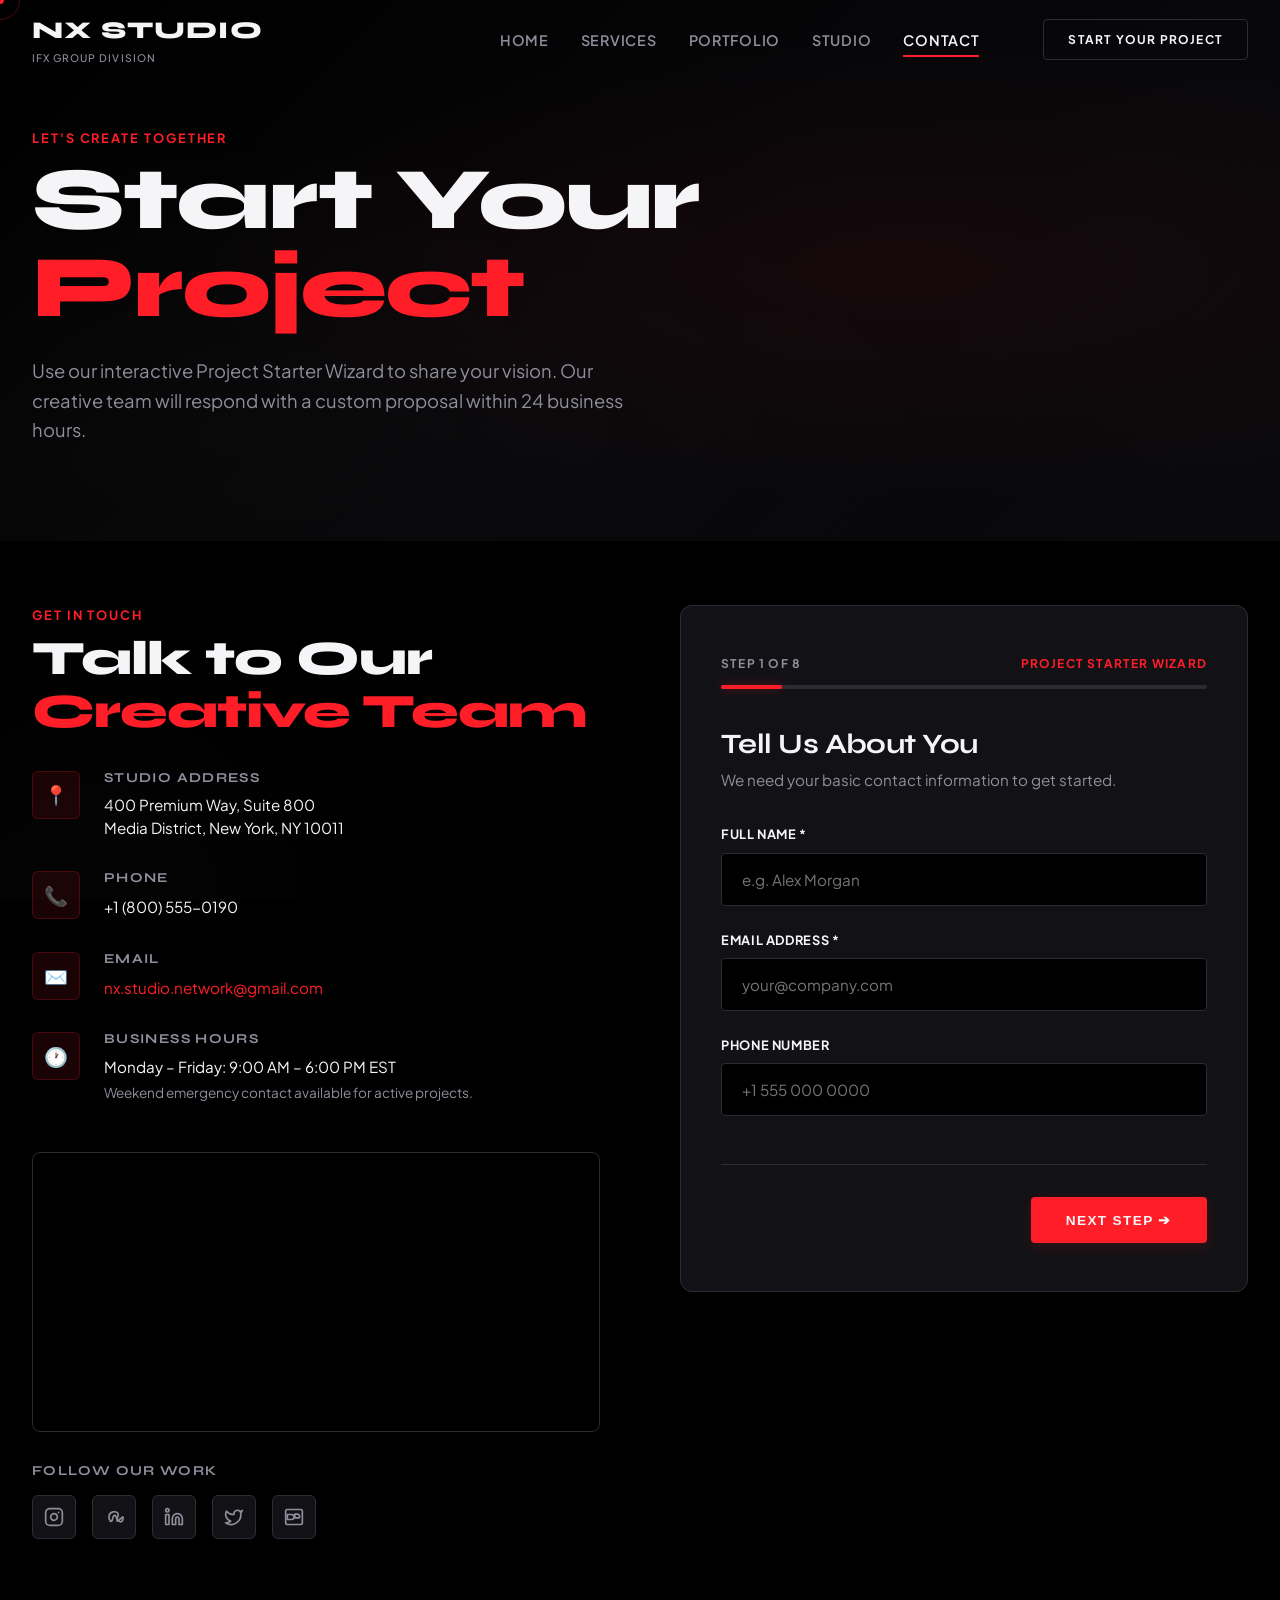
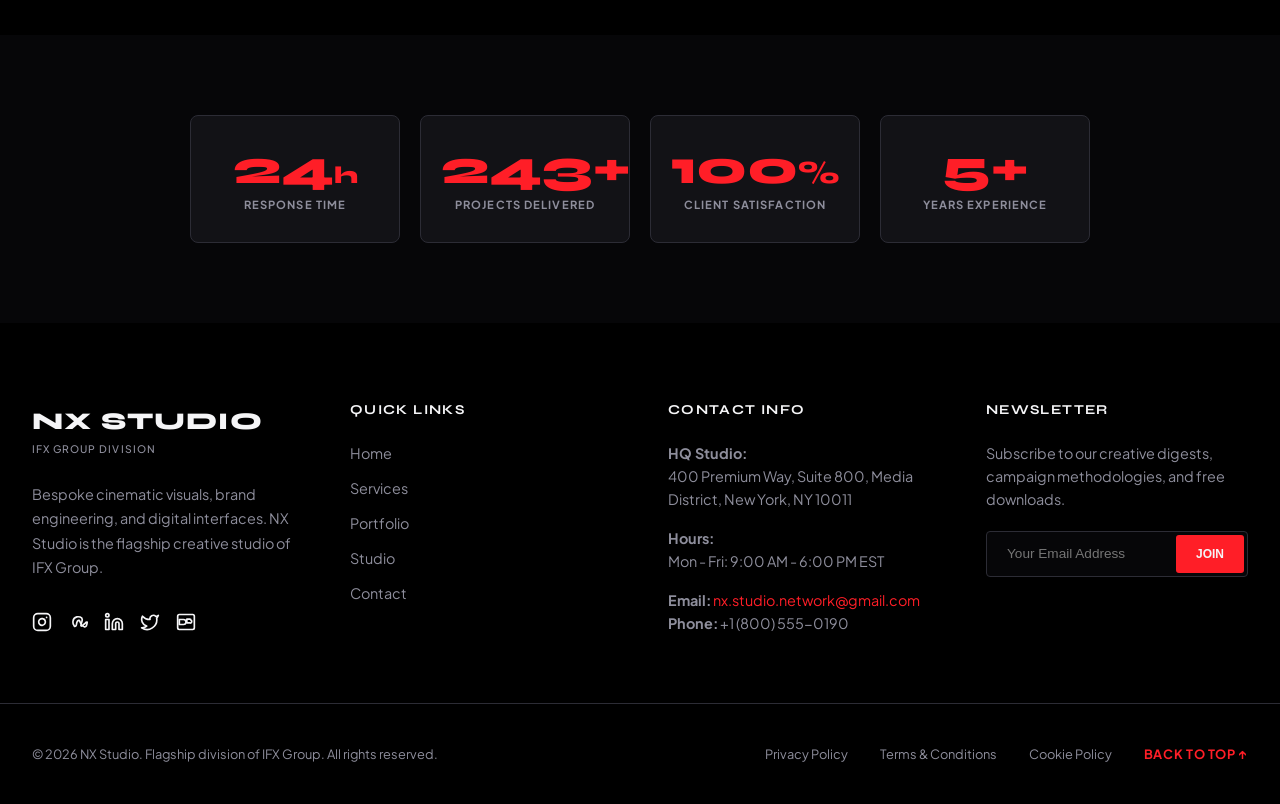
<file: frontend/contact.html>
<!DOCTYPE html>
<html lang="en">
<head>
  <meta charset="UTF-8">
  <meta name="viewport" content="width=device-width, initial-scale=1.0">
  <meta name="description" content="Start your creative project with NX Studio. Use our Project Starter Wizard to submit your brief, budget, timeline, and services required.">
  <meta property="og:title" content="Contact | NX Studio — Creative Studio by IFX Group">
  <title>Contact | NX Studio — Creative Studio by IFX Group</title>
  <link rel="stylesheet" href="css/main.css">
  <link rel="stylesheet" href="css/components.css">
</head>
<body>

  <div id="global-loader">
    <div class="loader-logo"><span class="loader-n">N</span><span class="loader-x">X</span></div>
    <div class="loader-bar"><div class="loader-progress"></div></div>
  </div>

  <div class="custom-cursor-dot"></div>
  <div class="custom-cursor-outline"></div>

  <header class="site-header" id="site-header" role="banner"></header>

  <main id="main-content">

    <!-- PAGE HERO -->
    <section class="hero-section" style="min-height:45vh;" aria-label="Contact page hero">
      <div class="hero-bg-gradient"></div>
      <div class="container" style="position:relative;z-index:2;padding-top:3rem;">
        
        <span class="hero-reveal hero-reveal-delay-1 section-subtitle">Let's Create Together</span>
        <h1 class="hero-reveal hero-reveal-delay-2" style="font-size:clamp(3rem,7vw,5.5rem);font-weight:800;line-height:1;margin-bottom:1.5rem;">
          Start Your<br><span style="color:var(--color-red);">Project</span>
        </h1>
        <p class="hero-reveal hero-reveal-delay-3" style="font-size:1.15rem;color:var(--color-grey-light);max-width:600px;">
          Use our interactive Project Starter Wizard to share your vision. Our creative team will respond with a custom proposal within 24 business hours.
        </p>
      </div>
    </section>

    <!-- =====================================================
         SPLIT LAYOUT: Contact Info + Wizard
         ===================================================== -->
    <section style="padding-top:4rem;" aria-label="Contact information and project wizard">
      <div class="container">
        <div class="grid-2" style="gap:5rem;align-items:flex-start;">

          <!-- LEFT: Company Information -->
          <div>
            <span class="section-subtitle reveal-element">Get In Touch</span>
            <h2 class="section-title reveal-element reveal-delay-1" style="font-size:clamp(2rem,4vw,3rem);margin-bottom:2rem;">
              Talk to Our<br><span style="color:var(--color-red);">Creative Team</span>
            </h2>

            <div style="display:grid;gap:2rem;margin-bottom:3rem;">
              <!-- Address -->
              <div class="reveal-element reveal-delay-2" style="display:flex;gap:1.5rem;align-items:flex-start;">
                <div style="width:48px;height:48px;background-color:rgba(255,30,39,0.1);border:1px solid rgba(255,30,39,0.2);border-radius:6px;display:flex;align-items:center;justify-content:center;flex-shrink:0;font-size:1.2rem;">📍</div>
                <div>
                  <h4 style="font-size:0.85rem;text-transform:uppercase;letter-spacing:0.1em;color:var(--color-grey-light);margin-bottom:0.5rem;">Studio Address</h4>
                  <p style="font-size:0.95rem;color:var(--color-white);line-height:1.5;">400 Premium Way, Suite 800<br>Media District, New York, NY 10011</p>
                </div>
              </div>

              <!-- Phone -->
              <div class="reveal-element reveal-delay-2" style="display:flex;gap:1.5rem;align-items:flex-start;">
                <div style="width:48px;height:48px;background-color:rgba(255,30,39,0.1);border:1px solid rgba(255,30,39,0.2);border-radius:6px;display:flex;align-items:center;justify-content:center;flex-shrink:0;font-size:1.2rem;">📞</div>
                <div>
                  <h4 style="font-size:0.85rem;text-transform:uppercase;letter-spacing:0.1em;color:var(--color-grey-light);margin-bottom:0.5rem;">Phone</h4>
                  <a href="tel:+18005550190" style="font-size:0.95rem;color:var(--color-white);">+1 (800) 555-0190</a>
                </div>
              </div>

              <!-- Email -->
              <div class="reveal-element reveal-delay-3" style="display:flex;gap:1.5rem;align-items:flex-start;">
                <div style="width:48px;height:48px;background-color:rgba(255,30,39,0.1);border:1px solid rgba(255,30,39,0.2);border-radius:6px;display:flex;align-items:center;justify-content:center;flex-shrink:0;font-size:1.2rem;">✉️</div>
                <div>
                  <h4 style="font-size:0.85rem;text-transform:uppercase;letter-spacing:0.1em;color:var(--color-grey-light);margin-bottom:0.5rem;">Email</h4>
                  <a href="mailto:nx.studio.network@gmail.com" style="font-size:0.95rem;color:var(--color-red);">nx.studio.network@gmail.com</a>
                </div>
              </div>

              <!-- Hours -->
              <div class="reveal-element reveal-delay-3" style="display:flex;gap:1.5rem;align-items:flex-start;">
                <div style="width:48px;height:48px;background-color:rgba(255,30,39,0.1);border:1px solid rgba(255,30,39,0.2);border-radius:6px;display:flex;align-items:center;justify-content:center;flex-shrink:0;font-size:1.2rem;">🕐</div>
                <div>
                  <h4 style="font-size:0.85rem;text-transform:uppercase;letter-spacing:0.1em;color:var(--color-grey-light);margin-bottom:0.5rem;">Business Hours</h4>
                  <p style="font-size:0.95rem;color:var(--color-white);">Monday – Friday: 9:00 AM – 6:00 PM EST<br>
                  <span style="color:var(--color-grey-light);font-size:0.85rem;">Weekend emergency contact available for active projects.</span></p>
                </div>
              </div>
            </div>

            <!-- Google Map Placeholder -->
            <div class="reveal-element" style="border-radius:8px;overflow:hidden;border:1px solid var(--color-grey-dark);height:280px;position:relative;">
              <iframe
                src="https://www.google.com/maps/embed?pb=!1m18!1m12!1m3!1d3024.2!2d-74.006!3d40.7128!2m3!1f0!2f0!3f0!3m2!1i1024!2i768!4f13.1!3m3!1m2!1s0x0%3A0x0!2zNDDCsDQyJzQ2LjEiTiA3NMKwMDAnMjEuNiJX!5e0!3m2!1sen!2sus!4v1625482390192!5m2!1sen!2sus"
                width="100%"
                height="100%"
                style="border:0;filter:grayscale(100%) invert(90%) contrast(85%);"
                allowfullscreen=""
                loading="lazy"
                title="NX Studio Location Map"
                referrerpolicy="no-referrer-when-downgrade">
              </iframe>
            </div>

            <!-- Socials -->
            <div style="margin-top:2rem;" class="reveal-element">
              <h4 style="font-size:0.85rem;text-transform:uppercase;letter-spacing:0.1em;color:var(--color-grey-light);margin-bottom:1rem;">Follow Our Work</h4>
              <div style="display:flex;gap:1rem;" id="contact-socials"></div>
            </div>
          </div>

          <!-- RIGHT: Project Starter Wizard -->
          <div class="reveal-scale-up">
            <div class="wizard-container" id="project-starter-wizard">

              <!-- Progress Indicator -->
              <div class="wizard-progress">
                <div style="display:flex;justify-content:space-between;font-size:0.75rem;font-weight:700;text-transform:uppercase;letter-spacing:0.1em;color:var(--color-grey-light);margin-bottom:0.75rem;">
                  <span>Step <span id="progress-text-step">1</span> of 8</span>
                  <span style="color:var(--color-red);">Project Starter Wizard</span>
                </div>
                <div class="wizard-progress-track">
                  <div class="wizard-progress-bar"></div>
                </div>
              </div>

              <!-- ========== STEP 1: Basic Info ========== -->
              <div class="wizard-step active" id="step-basic">
                <h3>Tell Us About You</h3>
                <p class="step-desc">We need your basic contact information to get started.</p>

                <div class="form-group">
                  <label for="w-name">Full Name *</label>
                  <input type="text" id="w-name" name="name" class="form-control" placeholder="e.g. Alex Morgan" required aria-required="true">
                  <span class="form-error-msg" role="alert"></span>
                </div>
                <div class="form-group">
                  <label for="w-email">Email Address *</label>
                  <input type="email" id="w-email" name="email" class="form-control" placeholder="your@company.com" required aria-required="true">
                  <span class="form-error-msg" role="alert"></span>
                </div>
                <div class="form-group">
                  <label for="w-phone">Phone Number</label>
                  <input type="tel" id="w-phone" name="phone" class="form-control" placeholder="+1 555 000 0000">
                </div>
              </div>

              <!-- ========== STEP 2: Business Info ========== -->
              <div class="wizard-step" id="step-business">
                <h3>Your Business</h3>
                <p class="step-desc">Tell us about your company or organization.</p>

                <div class="form-group">
                  <label for="w-company">Company / Organization Name *</label>
                  <input type="text" id="w-company" name="company" class="form-control" placeholder="e.g. Apex Global Inc." required aria-required="true">
                  <span class="form-error-msg" role="alert"></span>
                </div>
                <div class="form-group">
                  <label for="w-country">Country *</label>
                  <select id="w-country" name="country" class="form-control" required aria-required="true">
                    <option value="">Select your country...</option>
                    <option value="United States">United States</option>
                    <option value="United Kingdom">United Kingdom</option>
                    <option value="Canada">Canada</option>
                    <option value="Australia">Australia</option>
                    <option value="Germany">Germany</option>
                    <option value="France">France</option>
                    <option value="UAE">United Arab Emirates</option>
                    <option value="India">India</option>
                    <option value="Singapore">Singapore</option>
                    <option value="Other">Other</option>
                  </select>
                  <span class="form-error-msg" role="alert"></span>
                </div>
              </div>

              <!-- ========== STEP 3: Project Category ========== -->
              <div class="wizard-step" id="step-category">
                <h3>Project Category</h3>
                <p class="step-desc">What kind of creative project are you looking to start?</p>
                <div class="wizard-selection-grid">
                  <div class="selection-card" data-single-select data-value="branding" data-state-key="category">
                    <div class="selection-card-icon">🎯</div>
                    <div class="selection-card-title">Branding</div>
                  </div>
                  <div class="selection-card" data-single-select data-value="film" data-state-key="category">
                    <div class="selection-card-icon">🎥</div>
                    <div class="selection-card-title">Film / Video</div>
                  </div>
                  <div class="selection-card" data-single-select data-value="ads" data-state-key="category">
                    <div class="selection-card-icon">📢</div>
                    <div class="selection-card-title">Advertising</div>
                  </div>
                  <div class="selection-card" data-single-select data-value="photography" data-state-key="category">
                    <div class="selection-card-icon">📸</div>
                    <div class="selection-card-title">Photography</div>
                  </div>
                  <div class="selection-card" data-single-select data-value="webdesign" data-state-key="category">
                    <div class="selection-card-icon">💻</div>
                    <div class="selection-card-title">Web Design</div>
                  </div>
                  <div class="selection-card" data-single-select data-value="uiux" data-state-key="category">
                    <div class="selection-card-icon">🖥️</div>
                    <div class="selection-card-title">UI/UX</div>
                  </div>
                  <div class="selection-card" data-single-select data-value="motion" data-state-key="category">
                    <div class="selection-card-icon">✨</div>
                    <div class="selection-card-title">Motion Graphics</div>
                  </div>
                  <div class="selection-card" data-single-select data-value="ai-creative" data-state-key="category">
                    <div class="selection-card-icon">🤖</div>
                    <div class="selection-card-title">AI Creative</div>
                  </div>
                </div>
              </div>

              <!-- ========== STEP 4: Budget ========== -->
              <div class="wizard-step" id="step-budget">
                <h3>Project Budget</h3>
                <p class="step-desc">Select the approximate investment range for this project. All tiers receive the same dedication and quality.</p>
                <div class="wizard-selection-grid" style="grid-template-columns:repeat(auto-fill, minmax(180px, 1fr));">
                  <div class="selection-card" data-single-select data-value="Under $5,000" data-state-key="budget">
                    <div class="selection-card-icon">🌱</div>
                    <div class="selection-card-title">Under $5K</div>
                  </div>
                  <div class="selection-card" data-single-select data-value="$5,000 – $15,000" data-state-key="budget">
                    <div class="selection-card-icon">💰</div>
                    <div class="selection-card-title">$5K – $15K</div>
                  </div>
                  <div class="selection-card" data-single-select data-value="$15,000 – $50,000" data-state-key="budget">
                    <div class="selection-card-icon">💎</div>
                    <div class="selection-card-title">$15K – $50K</div>
                  </div>
                  <div class="selection-card" data-single-select data-value="$50,000 – $150,000" data-state-key="budget">
                    <div class="selection-card-icon">🏆</div>
                    <div class="selection-card-title">$50K – $150K</div>
                  </div>
                  <div class="selection-card" data-single-select data-value="$150,000+" data-state-key="budget">
                    <div class="selection-card-icon">🚀</div>
                    <div class="selection-card-title">$150K+</div>
                  </div>
                  <div class="selection-card" data-single-select data-value="Let's Discuss" data-state-key="budget">
                    <div class="selection-card-icon">💬</div>
                    <div class="selection-card-title">Let's Discuss</div>
                  </div>
                </div>
              </div>

              <!-- ========== STEP 5: Timeline ========== -->
              <div class="wizard-step" id="step-timeline">
                <h3>Target Timeline</h3>
                <p class="step-desc">When do you need the project delivered?</p>
                <div class="wizard-selection-grid" style="grid-template-columns:repeat(auto-fill, minmax(200px, 1fr));">
                  <div class="selection-card" data-single-select data-value="Urgent (under 2 weeks)" data-state-key="timeline">
                    <div class="selection-card-icon">⚡</div>
                    <div class="selection-card-title">Urgent<br><small style="font-size:0.7rem;font-weight:400;color:var(--color-grey-light);">Under 2 Weeks</small></div>
                  </div>
                  <div class="selection-card" data-single-select data-value="1 – 3 Months" data-state-key="timeline">
                    <div class="selection-card-icon">📅</div>
                    <div class="selection-card-title">1 – 3 Months</div>
                  </div>
                  <div class="selection-card" data-single-select data-value="3 – 6 Months" data-state-key="timeline">
                    <div class="selection-card-icon">🗓️</div>
                    <div class="selection-card-title">3 – 6 Months</div>
                  </div>
                  <div class="selection-card" data-single-select data-value="6+ Months" data-state-key="timeline">
                    <div class="selection-card-icon">📌</div>
                    <div class="selection-card-title">6+ Months</div>
                  </div>
                  <div class="selection-card" data-single-select data-value="Flexible / No Rush" data-state-key="timeline">
                    <div class="selection-card-icon">🌊</div>
                    <div class="selection-card-title">Flexible</div>
                  </div>
                </div>
              </div>

              <!-- ========== STEP 6: Services Needed ========== -->
              <div class="wizard-step" id="step-services">
                <h3>Services Required</h3>
                <p class="step-desc">Select all creative services you need for this project. Multiple selections welcome.</p>
                <div class="wizard-selection-grid">
                  <div class="selection-card" data-multi-select data-value="branding-identity">
                    <div class="selection-card-icon">🎯</div>
                    <div class="selection-card-title">Branding & Identity</div>
                  </div>
                  <div class="selection-card" data-multi-select data-value="video-production">
                    <div class="selection-card-icon">🎬</div>
                    <div class="selection-card-title">Video Production</div>
                  </div>
                  <div class="selection-card" data-multi-select data-value="commercial-ads">
                    <div class="selection-card-icon">📢</div>
                    <div class="selection-card-title">Commercial Ads</div>
                  </div>
                  <div class="selection-card" data-multi-select data-value="photography">
                    <div class="selection-card-icon">📸</div>
                    <div class="selection-card-title">Photography</div>
                  </div>
                  <div class="selection-card" data-multi-select data-value="editing-post">
                    <div class="selection-card-icon">✂️</div>
                    <div class="selection-card-title">Editing & Post</div>
                  </div>
                  <div class="selection-card" data-multi-select data-value="motion-graphics">
                    <div class="selection-card-icon">✨</div>
                    <div class="selection-card-title">Motion Graphics</div>
                  </div>
                  <div class="selection-card" data-multi-select data-value="uiux-design">
                    <div class="selection-card-icon">🖥️</div>
                    <div class="selection-card-title">UI/UX Design</div>
                  </div>
                  <div class="selection-card" data-multi-select data-value="web-development">
                    <div class="selection-card-icon">💻</div>
                    <div class="selection-card-title">Web Development</div>
                  </div>
                  <div class="selection-card" data-multi-select data-value="ai-creative">
                    <div class="selection-card-icon">🤖</div>
                    <div class="selection-card-title">AI Creative</div>
                  </div>
                  <div class="selection-card" data-multi-select data-value="social-media">
                    <div class="selection-card-icon">📱</div>
                    <div class="selection-card-title">Social Content</div>
                  </div>
                </div>
              </div>

              <!-- ========== STEP 7: Project Description ========== -->
              <div class="wizard-step" id="step-description">
                <h3>Project Brief</h3>
                <p class="step-desc">Describe your project in as much detail as possible. The more context you give us, the better we can serve you.</p>

                <div class="form-group">
                  <label for="w-description">Project Description *</label>
                  <textarea id="w-description" name="description" class="form-control" rows="6" placeholder="Describe your brand, goals, target audience, and any specific ideas or reference brands you admire..." required aria-required="true" style="min-height:180px;"></textarea>
                  <span class="form-error-msg" role="alert"></span>
                </div>

                <!-- File Upload Placeholder -->
                <div style="border:2px dashed var(--color-grey-dark);border-radius:6px;padding:2rem;text-align:center;cursor:pointer;transition:var(--transition-fast);" onmouseover="this.style.borderColor='var(--color-red)'" onmouseout="this.style.borderColor='var(--color-grey-dark)'" role="button" tabindex="0" aria-label="Upload reference files">
                  <div style="font-size:2rem;margin-bottom:0.75rem;">📎</div>
                  <p style="font-size:0.9rem;color:var(--color-grey-light);margin-bottom:0.5rem;">Drag & drop reference files or</p>
                  <span style="color:var(--color-red);font-weight:700;font-size:0.9rem;">Browse Files</span>
                  <p style="font-size:0.75rem;color:var(--color-grey-mid);margin-top:0.5rem;">PDF, Images, Videos — Max 50MB each</p>
                </div>
              </div>

              <!-- ========== STEP 8: Review & Submit ========== -->
              <div class="wizard-step" id="step-review">
                <h3>Review Your Proposal</h3>
                <p class="step-desc">Please confirm your project details before submitting to the NX Studio creative team.</p>

                <div id="wizard-review-summary" style="display:grid;grid-template-columns:1fr 1fr;gap:1.25rem;margin-bottom:2rem;">
                  <!-- Populated dynamically by components.js -->
                  <div style="background-color:var(--color-black);border:1px solid var(--color-grey-dark);padding:1.5rem;border-radius:6px;"><div class="skeleton-box" style="height:80px;"></div></div>
                  <div style="background-color:var(--color-black);border:1px solid var(--color-grey-dark);padding:1.5rem;border-radius:6px;"><div class="skeleton-box" style="height:80px;"></div></div>
                </div>

                <!-- Terms Checkbox -->
                <div style="display:flex;gap:1rem;align-items:flex-start;margin-bottom:2rem;">
                  <input type="checkbox" id="w-terms" required aria-required="true" style="margin-top:2px;accent-color:var(--color-red);width:18px;height:18px;flex-shrink:0;">
                  <label for="w-terms" style="font-size:0.9rem;color:var(--color-grey-light);cursor:pointer;">
                    I agree to NX Studio's <a href="#" style="color:var(--color-red);">Terms & Conditions</a> and <a href="#" style="color:var(--color-red);">Privacy Policy</a>. I understand that submitting this form does not constitute a final contract.
                  </label>
                </div>
              </div>

              <!-- Wizard Navigation Controls -->
              <div class="wizard-controls">
                <button class="btn btn-secondary" id="wizard-prev-btn" style="visibility:hidden;">← Previous</button>
                <button class="btn btn-primary btn-magnetic" id="wizard-next-btn">Next Step ➔</button>
              </div>

              <!-- Success Overlay -->
              <div class="wizard-success-overlay" role="dialog" aria-live="polite" aria-label="Proposal submitted successfully">
                <div class="success-icon" aria-hidden="true">✓</div>
                <h3>Proposal Submitted!</h3>
                <p>Your creative brief has been received by the NX Studio team. We will review your project details and respond with a custom proposal within <strong>24 business hours</strong>.</p>
                <p style="font-size:0.9rem;margin-bottom:2rem;">Reference number: <strong style="color:var(--color-red);">#NXS-<span id="ref-number"></span></strong></p>
                <a href="portfolio.html" class="btn btn-primary">Explore Our Portfolio</a>
              </div>

            </div>
          </div>
        </div>
      </div>
    </section>

    <!-- =====================================================
         STUDIO STATS BAR
         ===================================================== -->
    <section style="background-color:var(--color-charcoal-deep);padding:5rem 0;" aria-label="Studio quick stats">
      <div class="container">
        <div class="stats-grid" style="max-width:900px;margin:0 auto;">
          <div class="stat-card reveal-element">
            <div class="stat-number">24<span style="font-size:1.5rem;">h</span></div>
            <div class="stat-label">Response Time</div>
          </div>
          <div class="stat-card reveal-element reveal-delay-1">
            <div class="stat-number"><span class="counter-number" data-target="340">0</span>+</div>
            <div class="stat-label">Projects Delivered</div>
          </div>
          <div class="stat-card reveal-element reveal-delay-2">
            <div class="stat-number">100<span style="font-size:2rem;">%</span></div>
            <div class="stat-label">Client Satisfaction</div>
          </div>
          <div class="stat-card reveal-element reveal-delay-3">
            <div class="stat-number"><span class="counter-number" data-target="8">0</span>+</div>
            <div class="stat-label">Years Experience</div>
          </div>
        </div>
      </div>
    </section>

  </main>

  <footer id="site-footer" role="contentinfo"></footer>

  <script src="js/config.js"></script>
  <script src="js/data.js"></script>
  <script src="js/main.js"></script>
  <script src="js/components.js"></script>
  <script>
    document.addEventListener('DOMContentLoaded', () => {
      // Render social links in contact panel
      const socialsEl = document.getElementById('contact-socials');
      if (socialsEl && window.NX_DATA && window.NX_DATA.socials) {
        socialsEl.innerHTML = window.NX_DATA.socials.map(s => `
          <a href="${s.url}" target="_blank" rel="noopener noreferrer" aria-label="${s.platform}" style="display:flex;align-items:center;justify-content:center;width:44px;height:44px;background-color:var(--color-card);border:1px solid var(--color-grey-dark);border-radius:6px;color:var(--color-grey-light);transition:var(--transition-fast);"
            onmouseover="this.style.borderColor='var(--color-red)';this.style.color='var(--color-red)'"
            onmouseout="this.style.borderColor='var(--color-grey-dark)';this.style.color='var(--color-grey-light)'"
          >${s.iconSvg}</a>
        `).join('');
      }

      // Generate random reference number for wizard success
      const refEl = document.getElementById('ref-number');
      if (refEl) {
        refEl.textContent = Math.floor(100000 + Math.random() * 900000);
      }

      // Terms checkbox validation is handled in components.js submitWizardProposal()
    });
  </script>
</body>
</html>
</file>
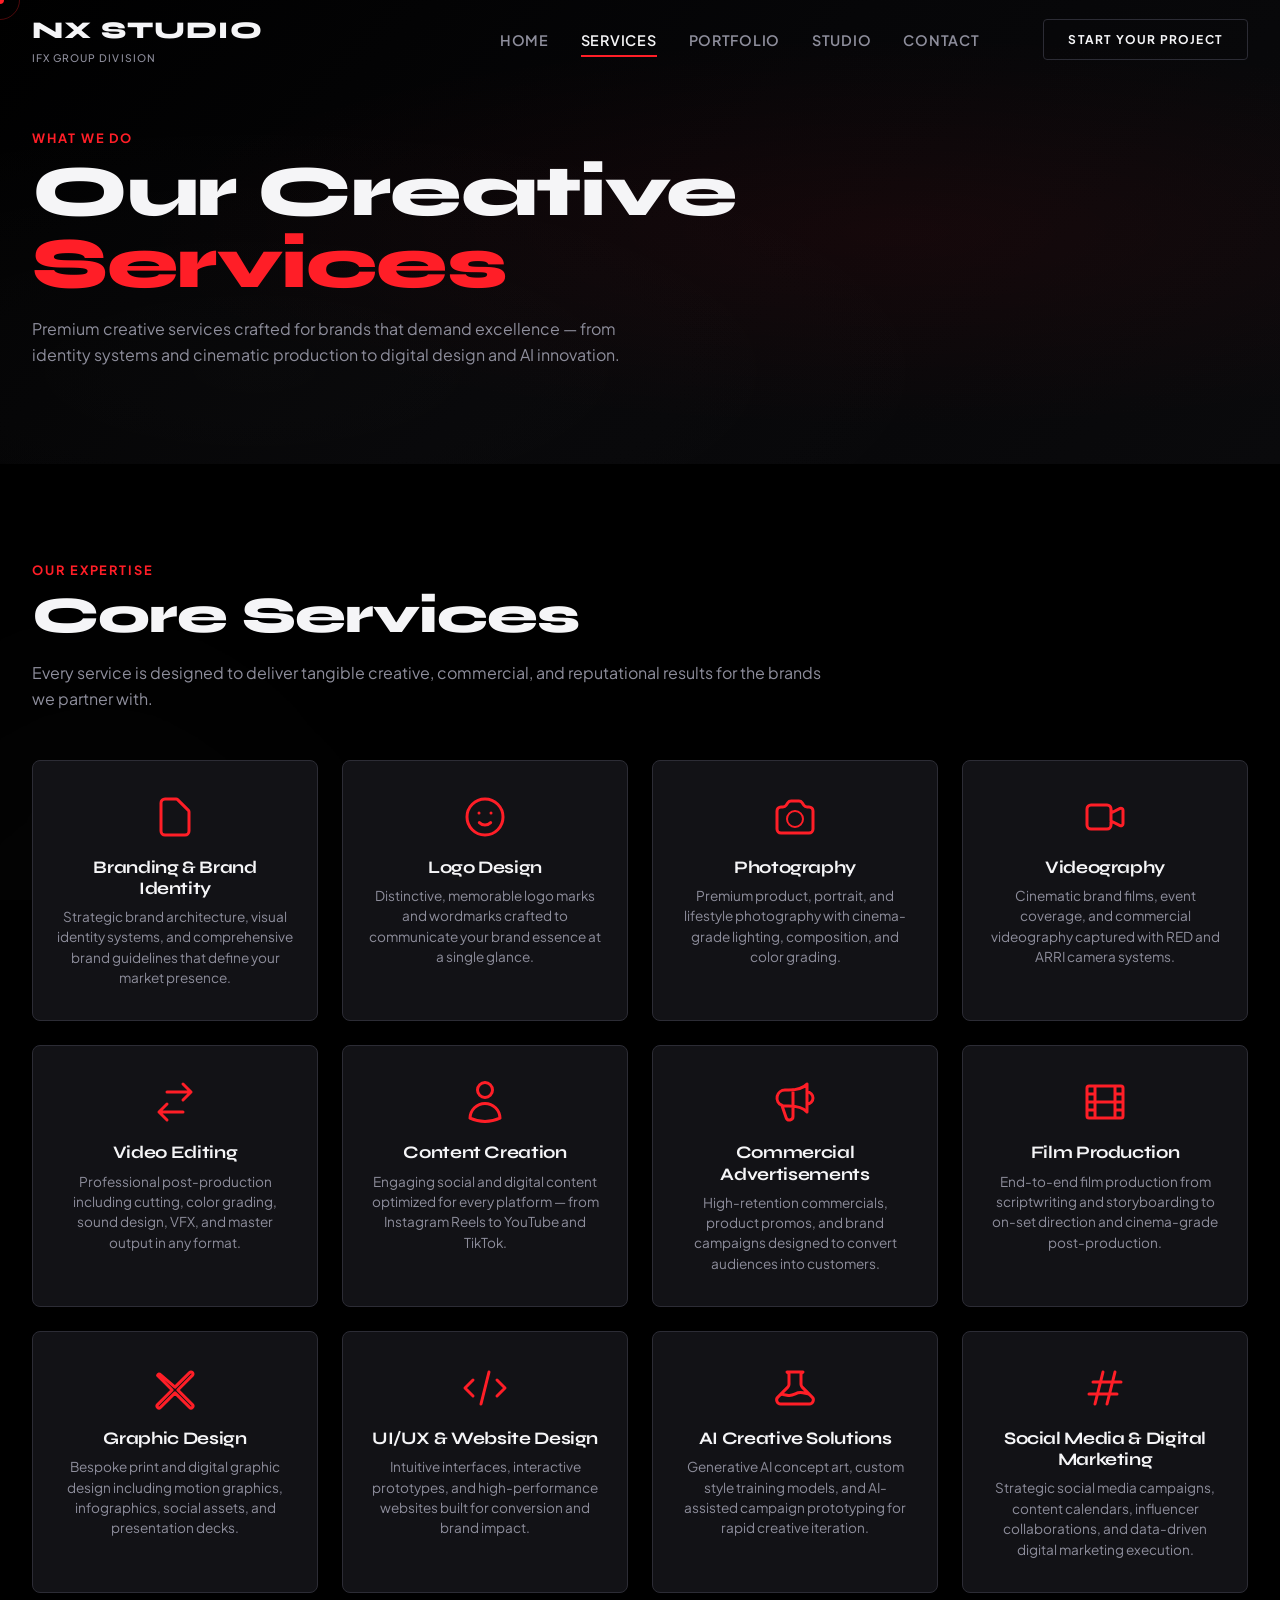
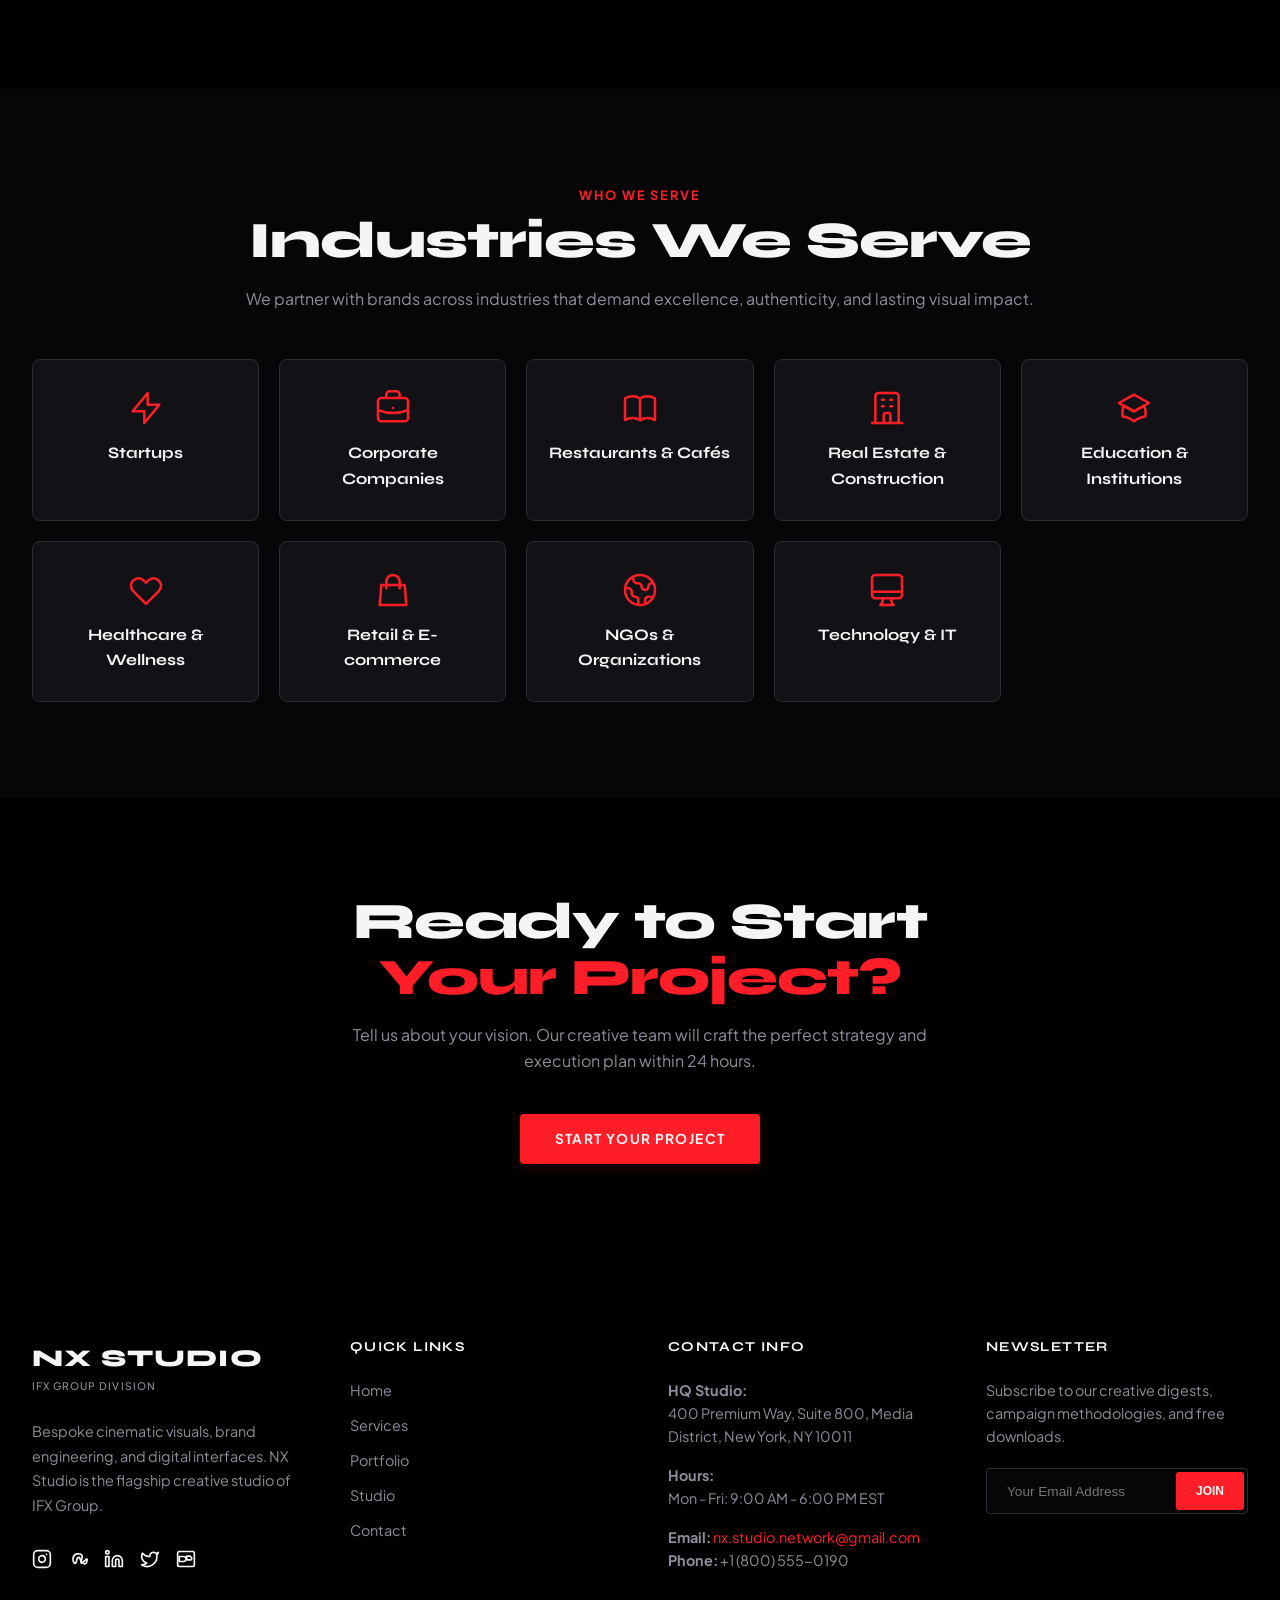
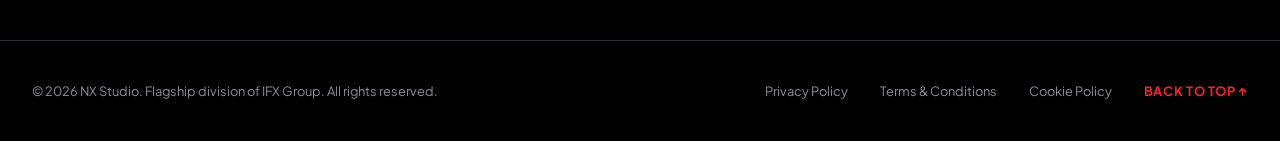
<file: frontend/services.html>
<!DOCTYPE html>
<html lang="en">
<head>
  <meta charset="UTF-8">
  <meta name="viewport" content="width=device-width, initial-scale=1.0">
  <meta name="description" content="Explore NX Studio's full creative services — branding, logo design, photography, videography, video editing, content creation, commercial ads, film production, graphic design, UI/UX, AI solutions, and social media marketing.">
  <meta property="og:title" content="Services | NX Studio — Creative Studio by IFX Group">
  <title>Services | NX Studio — Creative Studio by IFX Group</title>
  <link rel="stylesheet" href="css/main.css">
  <link rel="stylesheet" href="css/components.css">
  <style>
    .service-compact-card {
      background-color: var(--color-card);
      border: 1px solid var(--color-grey-dark);
      border-radius: 8px;
      padding: 2rem 1.5rem;
      display: flex;
      flex-direction: column;
      align-items: center;
      text-align: center;
      transition: var(--transition-smooth);
      position: relative;
      overflow: hidden;
    }
    .service-compact-card::before {
      content: '';
      position: absolute;
      top: 0; left: 0; width: 100%; height: 100%;
      box-shadow: 0 0 30px var(--color-red-glow);
      opacity: 0;
      transition: var(--transition-smooth);
      z-index: 0;
      pointer-events: none;
    }
    .service-compact-card:hover {
      transform: translateY(-6px);
      border-color: rgba(255, 30, 39, 0.3);
    }
    .service-compact-card:hover::before { opacity: 1; }
    .service-compact-card > * { position: relative; z-index: 1; }
    .service-compact-icon {
      width: 48px; height: 48px;
      color: var(--color-red);
      margin-bottom: 1rem;
    }
    .service-compact-icon svg { width: 100%; height: 100%; }
    .service-compact-title {
      font-family: var(--font-display);
      font-size: 1.1rem;
      font-weight: 700;
      margin-bottom: 0.5rem;
      line-height: 1.2;
    }
    .service-compact-desc {
      font-size: 0.85rem;
      color: var(--color-grey-light);
      line-height: 1.5;
    }
    .industry-card {
      background-color: var(--color-card);
      border: 1px solid var(--color-grey-dark);
      border-radius: 8px;
      padding: 1.75rem 1.25rem;
      display: flex;
      flex-direction: column;
      align-items: center;
      text-align: center;
      transition: var(--transition-smooth);
    }
    .industry-card:hover {
      transform: translateY(-4px);
      border-color: rgba(255, 30, 39, 0.3);
      box-shadow: 0 0 20px var(--color-red-glow);
    }
    .industry-icon {
      width: 40px; height: 40px;
      color: var(--color-red);
      margin-bottom: 0.75rem;
    }
    .industry-icon svg { width: 100%; height: 100%; }
    .industry-name {
      font-family: var(--font-display);
      font-size: 1rem;
      font-weight: 700;
    }
  </style>
</head>
<body>

  <div id="global-loader">
    <div class="loader-logo"><span class="loader-n">N</span><span class="loader-x">X</span></div>
    <div class="loader-bar"><div class="loader-progress"></div></div>
  </div>

  <div class="custom-cursor-dot"></div>
  <div class="custom-cursor-outline"></div>

  <header class="site-header" id="site-header" role="banner"></header>

  <main id="main-content">

    <!-- PAGE HERO -->
    <section class="hero-section" style="min-height:45vh;" aria-label="Services page hero">
      <div class="hero-bg-gradient"></div>
      <div class="container" style="position:relative;z-index:2;padding-top:3rem;">
        <span class="hero-reveal hero-reveal-delay-1 section-subtitle">What We Do</span>
        <h1 class="hero-reveal hero-reveal-delay-2" style="font-size:clamp(2.5rem,6vw,4.5rem);font-weight:800;line-height:1;margin-bottom:1rem;">Our Creative<br><span style="color:var(--color-red);">Services</span></h1>
        <p class="hero-reveal hero-reveal-delay-3" style="font-size:1rem;color:var(--color-grey-light);max-width:600px;">
          Premium creative services crafted for brands that demand excellence — from identity systems and cinematic production to digital design and AI innovation.
        </p>
      </div>
    </section>

    <!-- SERVICES GRID -->
    <section aria-label="Core services">
      <div class="container">
        <div class="section-header">
          <span class="section-subtitle reveal-element">Our Expertise</span>
          <h2 class="section-title reveal-element reveal-delay-1">Core Services</h2>
          <p class="section-desc reveal-element reveal-delay-2">Every service is designed to deliver tangible creative, commercial, and reputational results for the brands we partner with.</p>
        </div>
        <div class="grid-auto" id="services-page-grid">
          <div style="height:200px;border-radius:8px;overflow:hidden;"><div class="skeleton-box"></div></div>
          <div style="height:200px;border-radius:8px;overflow:hidden;"><div class="skeleton-box"></div></div>
          <div style="height:200px;border-radius:8px;overflow:hidden;"><div class="skeleton-box"></div></div>
        </div>
      </div>
    </section>

    <!-- INDUSTRIES WE SERVE -->
    <section style="background-color:var(--color-charcoal-deep);" aria-labelledby="industries-title">
      <div class="container">
        <div class="section-header" style="text-align:center;margin-left:auto;margin-right:auto;">
          <span class="section-subtitle reveal-element">Who We Serve</span>
          <h2 id="industries-title" class="section-title reveal-element reveal-delay-1">Industries We Serve</h2>
          <p class="section-desc reveal-element reveal-delay-2">We partner with brands across industries that demand excellence, authenticity, and lasting visual impact.</p>
        </div>
        <div class="grid-auto-sm" id="industries-page-grid">
          <div style="height:140px;border-radius:8px;overflow:hidden;"><div class="skeleton-box"></div></div>
          <div style="height:140px;border-radius:8px;overflow:hidden;"><div class="skeleton-box"></div></div>
          <div style="height:140px;border-radius:8px;overflow:hidden;"><div class="skeleton-box"></div></div>
        </div>
      </div>
    </section>

    <!-- CTA -->
    <section aria-label="Services CTA">
      <div class="container" style="text-align:center;">
        <h2 class="section-title reveal-element" style="max-width:700px;margin:0 auto 1rem;">Ready to Start<br><span style="color:var(--color-red);">Your Project?</span></h2>
        <p class="section-desc reveal-element reveal-delay-1" style="max-width:600px;margin:0 auto 2.5rem;">Tell us about your vision. Our creative team will craft the perfect strategy and execution plan within 24 hours.</p>
        <a href="contact.html" class="btn btn-primary btn-magnetic reveal-element reveal-delay-2">Start Your Project</a>
      </div>
    </section>

  </main>

  <footer id="site-footer" role="contentinfo"></footer>

  <script src="js/config.js"></script>
  <script src="js/data.js"></script>
  <script src="js/main.js"></script>
  <script src="js/components.js"></script>
  <script>
    (function() {
      var servicesData = [
        { name: "Branding & Brand Identity", desc: "Strategic brand architecture, visual identity systems, and comprehensive brand guidelines that define your market presence.", icon: '<svg xmlns="http://www.w3.org/2000/svg" fill="none" viewBox="0 0 24 24" stroke="currentColor"><path stroke-linecap="round" stroke-linejoin="round" stroke-width="1.5" d="M7 21h10a2 2 0 002-2V9.414a1 1 0 00-.293-.707l-5.414-5.414A1 1 0 0012.586 3H7a2 2 0 00-2 2v14a2 2 0 002 2z"/></svg>' },
        { name: "Logo Design", desc: "Distinctive, memorable logo marks and wordmarks crafted to communicate your brand essence at a single glance.", icon: '<svg xmlns="http://www.w3.org/2000/svg" fill="none" viewBox="0 0 24 24" stroke="currentColor"><path stroke-linecap="round" stroke-linejoin="round" stroke-width="1.5" d="M14.828 14.828a4 4 0 01-5.656 0M9 10h.01M15 10h.01M21 12a9 9 0 11-18 0 9 9 0 0118 0z"/></svg>' },
        { name: "Photography", desc: "Premium product, portrait, and lifestyle photography with cinema-grade lighting, composition, and color grading.", icon: '<svg xmlns="http://www.w3.org/2000/svg" fill="none" viewBox="0 0 24 24" stroke="currentColor"><path stroke-linecap="round" stroke-linejoin="round" stroke-width="1.5" d="M3 9a2 2 0 012-2h.93a2 2 0 001.664-.89l.812-1.22A2 2 0 0110.07 4h3.86a2 2 0 011.664.89l.812 1.22A2 2 0 0018.07 7H19a2 2 0 012 2v9a2 2 0 01-2 2H5a2 2 0 01-2-2V9z"/><circle cx="12" cy="13" r="4"/></svg>' },
        { name: "Videography", desc: "Cinematic brand films, event coverage, and commercial videography captured with RED and ARRI camera systems.", icon: '<svg xmlns="http://www.w3.org/2000/svg" fill="none" viewBox="0 0 24 24" stroke="currentColor"><path stroke-linecap="round" stroke-linejoin="round" stroke-width="1.5" d="M15 10l4.553-2.276A1 1 0 0121 8.618v6.764a1 1 0 01-1.447.894L15 14M5 18h8a2 2 0 002-2V8a2 2 0 00-2-2H5a2 2 0 00-2 2v8a2 2 0 002 2z"/></svg>' },
        { name: "Video Editing", desc: "Professional post-production including cutting, color grading, sound design, VFX, and master output in any format.", icon: '<svg xmlns="http://www.w3.org/2000/svg" fill="none" viewBox="0 0 24 24" stroke="currentColor"><path stroke-linecap="round" stroke-linejoin="round" stroke-width="1.5" d="M8 7h12m0 0l-4-4m4 4l-4 4m0 6H4m0 0l4 4m-4-4l4-4"/></svg>' },
        { name: "Content Creation", desc: "Engaging social and digital content optimized for every platform — from Instagram Reels to YouTube and TikTok.", icon: '<svg xmlns="http://www.w3.org/2000/svg" fill="none" viewBox="0 0 24 24" stroke="currentColor"><path stroke-linecap="round" stroke-linejoin="round" stroke-width="1.5" d="M15.75 6a3.75 3.75 0 11-7.5 0 3.75 3.75 0 017.5 0zM4.501 20.118a7.5 7.5 0 0114.998 0A17.933 17.933 0 0112 21.75c-2.676 0-5.216-.584-7.499-1.632z"/></svg>' },
        { name: "Commercial Advertisements", desc: "High-retention commercials, product promos, and brand campaigns designed to convert audiences into customers.", icon: '<svg xmlns="http://www.w3.org/2000/svg" fill="none" viewBox="0 0 24 24" stroke="currentColor"><path stroke-linecap="round" stroke-linejoin="round" stroke-width="1.5" d="M11 5.882V19.24a1.76 1.76 0 01-3.417.592l-2.147-6.15M18 13a3 3 0 100-6M5.436 13.683A4.001 4.001 0 017 6h1.832c4.1 0 7.625-1.234 9.168-3v14c-1.543-1.766-5.067-3-9.168-3H7a3.988 3.988 0 01-1.564-.317z"/></svg>' },
        { name: "Film Production", desc: "End-to-end film production from scriptwriting and storyboarding to on-set direction and cinema-grade post-production.", icon: '<svg xmlns="http://www.w3.org/2000/svg" fill="none" viewBox="0 0 24 24" stroke="currentColor"><path stroke-linecap="round" stroke-linejoin="round" stroke-width="1.5" d="M7 4v16M17 4v16M3 8h4m10 0h4M3 12h18M3 16h4m10 0h4M4 20h16a1 1 0 001-1V5a1 1 0 00-1-1H4a1 1 0 00-1 1v14a1 1 0 001 1z"/></svg>' },
        { name: "Graphic Design", desc: "Bespoke print and digital graphic design including motion graphics, infographics, social assets, and presentation decks.", icon: '<svg xmlns="http://www.w3.org/2000/svg" fill="none" viewBox="0 0 24 24" stroke="currentColor"><path stroke-linecap="round" stroke-linejoin="round" stroke-width="1.5" d="M4 5a1 1 0 01.707.293L12 11.586l7.293-7.293A1 1 0 1120.707 5.707L13.414 13l7.293 7.293a1 1 0 01-1.414 1.414L12 14.414l-7.293 7.293a1 1 0 01-1.414-1.414L10.586 13 3.293 5.707A1 1 0 014 5z"/></svg>' },
        { name: "UI/UX & Website Design", desc: "Intuitive interfaces, interactive prototypes, and high-performance websites built for conversion and brand impact.", icon: '<svg xmlns="http://www.w3.org/2000/svg" fill="none" viewBox="0 0 24 24" stroke="currentColor"><path stroke-linecap="round" stroke-linejoin="round" stroke-width="1.5" d="M10 20l4-16m4 4l4 4-4 4M6 16l-4-4 4-4"/></svg>' },
        { name: "AI Creative Solutions", desc: "Generative AI concept art, custom style training models, and AI-assisted campaign prototyping for rapid creative iteration.", icon: '<svg xmlns="http://www.w3.org/2000/svg" fill="none" viewBox="0 0 24 24" stroke="currentColor"><path stroke-linecap="round" stroke-linejoin="round" stroke-width="1.5" d="M19.428 15.428a2 2 0 00-1.022-.547l-2.387-.477a6 6 0 00-3.86.517l-.318.158a6 6 0 01-3.86.517L6.05 15.21a2 2 0 00-1.806.547M8 4h8l-1 1v5.172a2 2 0 00.586 1.414l5 5c1.26 1.26.367 3.414-1.415 3.414H4.828c-1.782 0-2.674-2.154-1.414-3.414l5-5A2 2 0 009 10.172V5L8 4z"/></svg>' },
        { name: "Social Media & Digital Marketing", desc: "Strategic social media campaigns, content calendars, influencer collaborations, and data-driven digital marketing execution.", icon: '<svg xmlns="http://www.w3.org/2000/svg" fill="none" viewBox="0 0 24 24" stroke="currentColor"><path stroke-linecap="round" stroke-linejoin="round" stroke-width="1.5" d="M7 20l4-16m2 16l4-16M6 9h14M4 15h14"/></svg>' }
      ];

      var grid = document.getElementById('services-page-grid');
      if (grid) {
        grid.innerHTML = servicesData.map(function(s) {
          return '<div class="service-compact-card reveal-scale-up">' +
            '<div class="service-compact-icon">' + s.icon + '</div>' +
            '<h3 class="service-compact-title">' + s.name + '</h3>' +
            '<p class="service-compact-desc">' + s.desc + '</p>' +
          '</div>';
        }).join('');
      }

      var industriesData = [
        { name: "Startups", icon: '<svg xmlns="http://www.w3.org/2000/svg" fill="none" viewBox="0 0 24 24" stroke="currentColor"><path stroke-linecap="round" stroke-linejoin="round" stroke-width="1.5" d="M13 10V3L4 14h7v7l9-11h-7z"/></svg>' },
        { name: "Corporate Companies", icon: '<svg xmlns="http://www.w3.org/2000/svg" fill="none" viewBox="0 0 24 24" stroke="currentColor"><path stroke-linecap="round" stroke-linejoin="round" stroke-width="1.5" d="M21 13.255A23.931 23.931 0 0112 15c-3.183 0-6.22-.62-9-1.745M16 6V4a2 2 0 00-2-2h-4a2 2 0 00-2 2v2m4 6h.01M5 20h14a2 2 0 002-2V8a2 2 0 00-2-2H5a2 2 0 00-2 2v10a2 2 0 002 2z"/></svg>' },
        { name: "Restaurants & Caf\u00e9s", icon: '<svg xmlns="http://www.w3.org/2000/svg" fill="none" viewBox="0 0 24 24" stroke="currentColor"><path stroke-linecap="round" stroke-linejoin="round" stroke-width="1.5" d="M12 6.253v13m0-13C10.832 5.477 9.246 5 7.5 5S4.168 5.477 3 6.253v13C4.168 18.477 5.754 18 7.5 18s3.332.477 4.5 1.253m0-13C13.168 5.477 14.754 5 16.5 5c1.747 0 3.332.477 4.5 1.253v13C19.832 18.477 18.247 18 16.5 18c-1.746 0-3.332.477-4.5 1.253"/></svg>' },
        { name: "Real Estate & Construction", icon: '<svg xmlns="http://www.w3.org/2000/svg" fill="none" viewBox="0 0 24 24" stroke="currentColor"><path stroke-linecap="round" stroke-linejoin="round" stroke-width="1.5" d="M19 21V5a2 2 0 00-2-2H7a2 2 0 00-2 2v16m14 0h2m-2 0h-5m-9 0H3m2 0h5M9 7h1m-1 4h1m4-4h1m-1 4h1m-5 10v-5a1 1 0 011-1h2a1 1 0 011 1v5m-4 0h4"/></svg>' },
        { name: "Education & Institutions", icon: '<svg xmlns="http://www.w3.org/2000/svg" fill="none" viewBox="0 0 24 24" stroke="currentColor"><path stroke-linecap="round" stroke-linejoin="round" stroke-width="1.5" d="M12 14l9-5-9-5-9 5 9 5z"/><path stroke-linecap="round" stroke-linejoin="round" stroke-width="1.5" d="M12 14l6.16-3.422a12.083 12.083 0 01.665 6.479A11.952 11.952 0 0012 20.055a11.952 11.952 0 00-6.824-2.998 12.078 12.078 0 01.665-6.479L12 14z"/></svg>' },
        { name: "Healthcare & Wellness", icon: '<svg xmlns="http://www.w3.org/2000/svg" fill="none" viewBox="0 0 24 24" stroke="currentColor"><path stroke-linecap="round" stroke-linejoin="round" stroke-width="1.5" d="M4.318 6.318a4.5 4.5 0 000 6.364L12 20.364l7.682-7.682a4.5 4.5 0 00-6.364-6.364L12 7.636l-1.318-1.318a4.5 4.5 0 00-6.364 0z"/></svg>' },
        { name: "Retail & E-commerce", icon: '<svg xmlns="http://www.w3.org/2000/svg" fill="none" viewBox="0 0 24 24" stroke="currentColor"><path stroke-linecap="round" stroke-linejoin="round" stroke-width="1.5" d="M16 11V7a4 4 0 00-8 0v4M5 9h14l1 12H4L5 9z"/></svg>' },
        { name: "NGOs & Organizations", icon: '<svg xmlns="http://www.w3.org/2000/svg" fill="none" viewBox="0 0 24 24" stroke="currentColor"><path stroke-linecap="round" stroke-linejoin="round" stroke-width="1.5" d="M3.055 11H5a2 2 0 012 2v1a2 2 0 002 2 2 2 0 012 2v2.945M8 3.935V5.5A2.5 2.5 0 0010.5 8h.5a2 2 0 012 2 2 2 0 104 0 2 2 0 012-2h1.064M15 20.488V18a2 2 0 012-2h3.064M21 12a9 9 0 11-18 0 9 9 0 0118 0z"/></svg>' },
        { name: "Technology & IT", icon: '<svg xmlns="http://www.w3.org/2000/svg" fill="none" viewBox="0 0 24 24" stroke="currentColor"><path stroke-linecap="round" stroke-linejoin="round" stroke-width="1.5" d="M9.75 17L9 20l-1 1h8l-1-1-.75-3M3 13h18M5 17h14a2 2 0 002-2V5a2 2 0 00-2-2H5a2 2 0 00-2 2v10a2 2 0 002 2z"/></svg>' }
      ];

      var indGrid = document.getElementById('industries-page-grid');
      if (indGrid) {
        indGrid.innerHTML = industriesData.map(function(ind) {
          return '<div class="industry-card reveal-scale-up">' +
            '<div class="industry-icon">' + ind.icon + '</div>' +
            '<span class="industry-name">' + ind.name + '</span>' +
          '</div>';
        }).join('');
      }
    })();
  </script>
</body>
</html>
</file>
<file: frontend/css/main.css>
@import url('https://fonts.googleapis.com/css2?family=Plus+Jakarta+Sans:wght@300;400;500;600;700&family=Syne:wght@500;600;700;800&display=swap');

/* NX Studio Design System Variables */
:root {
  --font-display: 'Syne', sans-serif;
  --font-body: 'Plus Jakarta Sans', sans-serif;

  --color-black: #000000;
  --color-charcoal-deep: #060608;
  --color-charcoal: #0e0e11;
  --color-card: #121216;
  --color-card-hover: #181820;
  --color-grey-dark: #2c2c35;
  --color-grey-mid: #484854;
  --color-grey-light: #8e8e9c;
  --color-white: #f5f5f7;
  --color-red: #ff1e27;
  --color-red-muted: #cc1b22;
  
  --color-glass-bg: rgba(6, 6, 8, 0.75);
  --color-glass-border: rgba(255, 255, 255, 0.05);
  --color-red-glow: rgba(255, 30, 39, 0.15);
  --color-red-glow-strong: rgba(255, 30, 39, 0.35);

  --transition-smooth: all 0.5s cubic-bezier(0.16, 1, 0.3, 1);
  --transition-fast: all 0.25s cubic-bezier(0.16, 1, 0.3, 1);
  --transition-slow: all 0.8s cubic-bezier(0.16, 1, 0.3, 1);

  --container-max-width: 1440px;
  --header-height: 80px;
}

/* Accessibility reduced motion overrides */
@media (prefers-reduced-motion: reduce) {
  :root {
    --transition-smooth: all 0s !important;
    --transition-fast: all 0s !important;
    --transition-slow: all 0s !important;
  }
  .reveal-element {
    opacity: 1 !important;
    transform: none !important;
    filter: none !important;
  }
}

/* CSS Reset */
*, *::before, *::after {
  box-sizing: border-box;
  margin: 0;
  padding: 0;
}

html {
  scroll-behavior: smooth;
  font-size: 16px;
  -webkit-font-smoothing: antialiased;
  -moz-osx-font-smoothing: grayscale;
  background-color: var(--color-black);
  color: var(--color-white);
  overflow-x: hidden;
}

body {
  font-family: var(--font-body);
  background-color: var(--color-black);
  color: var(--color-white);
  line-height: 1.6;
  overflow-x: hidden;
}

/* Custom Scrollbar */
::-webkit-scrollbar {
  width: 8px;
  height: 8px;
}
::-webkit-scrollbar-track {
  background: var(--color-black);
}
::-webkit-scrollbar-thumb {
  background: var(--color-grey-dark);
  border-radius: 4px;
}
::-webkit-scrollbar-thumb:hover {
  background: var(--color-red);
}

/* Base Typography */
h1, h2, h3, h4, h5, h6 {
  font-family: var(--font-display);
  font-weight: 700;
  line-height: 1.1;
  letter-spacing: -0.02em;
  color: var(--color-white);
}

p {
  color: var(--color-grey-light);
  font-weight: 400;
}

a {
  color: inherit;
  text-decoration: none;
  transition: var(--transition-fast);
}

ul, ol {
  list-style: none;
}

img, video {
  max-width: 100%;
  height: auto;
  display: block;
  object-fit: cover;
}

/* Skeleton Loading Screens */
.skeleton-box {
  display: inline-block;
  height: 100%;
  width: 100%;
  background: linear-gradient(90deg, var(--color-card) 25%, var(--color-grey-dark) 50%, var(--color-card) 75%);
  background-size: 200% 100%;
  animation: skeleton-loading 1.5s infinite;
  border-radius: 4px;
}

@keyframes skeleton-loading {
  0% { background-position: 200% 0; }
  100% { background-position: -200% 0; }
}

/* Premium Page Loader */
#global-loader {
  position: fixed;
  top: 0;
  left: 0;
  width: 100vw;
  height: 100vh;
  background-color: var(--color-black);
  z-index: 99999;
  display: flex;
  flex-direction: column;
  justify-content: center;
  align-items: center;
  transition: opacity 0.8s cubic-bezier(0.16, 1, 0.3, 1), visibility 0.8s;
}

#global-loader.fade-out {
  opacity: 0;
  visibility: hidden;
}

.loader-logo {
  font-family: var(--font-display);
  font-size: 2.5rem;
  font-weight: 800;
  letter-spacing: 0.1em;
  color: var(--color-white);
  margin-bottom: 20px;
  position: relative;
}

.loader-logo .loader-n {
  color: var(--color-red);
}

.loader-logo .loader-x {
  color: var(--color-grey-light);
}

.loader-bar {
  width: 120px;
  height: 2px;
  background-color: var(--color-grey-dark);
  position: relative;
  overflow: hidden;
  border-radius: 2px;
}

.loader-progress {
  width: 40%;
  height: 100%;
  background-color: var(--color-red);
  position: absolute;
  left: -40%;
  animation: progress-slide 1.5s infinite ease-in-out;
}

@keyframes progress-slide {
  0% { left: -40%; }
  100% { left: 100%; }
}

/* Custom Dual-Circle Cursor */
.custom-cursor-dot,
.custom-cursor-outline {
  position: fixed;
  top: 0;
  left: 0;
  transform: translate(-50%, -50%);
  pointer-events: none;
  z-index: 9999;
  border-radius: 50%;
  transition: width 0.3s, height 0.3s, background-color 0.3s, opacity 0.3s;
  display: none;
}

@media (pointer: fine) {
  .custom-cursor-dot,
  .custom-cursor-outline {
    display: block;
  }
}

.custom-cursor-dot {
  width: 8px;
  height: 8px;
  background-color: var(--color-red);
}

.custom-cursor-outline {
  width: 40px;
  height: 40px;
  border: 1px solid rgba(255, 30, 39, 0.3);
  transition: transform 0.08s ease-out, border 0.3s, background-color 0.3s;
}

.custom-cursor-dot.hovered {
  width: 12px;
  height: 12px;
  background-color: var(--color-white);
}

.custom-cursor-outline.hovered {
  width: 60px;
  height: 60px;
  border: 1px solid rgba(255, 255, 255, 0.8);
  background-color: rgba(255, 255, 255, 0.05);
}

/* Scroll Progress Indicator */
.scroll-progress-container {
  position: fixed;
  top: 0;
  left: 0;
  width: 100%;
  height: 3px;
  z-index: 1000;
  pointer-events: none;
}

.scroll-progress-bar {
  height: 100%;
  width: 0%;
  background: linear-gradient(90deg, var(--color-red) 0%, var(--color-red-muted) 100%);
  box-shadow: 0 0 8px var(--color-red);
}

/* Ambient Canvas Particles / Lighting effects */
.ambient-glow-container {
  position: fixed;
  top: 0;
  left: 0;
  width: 100%;
  height: 100%;
  pointer-events: none;
  z-index: 0;
  overflow: hidden;
}

.ambient-glow-ball {
  position: absolute;
  width: 600px;
  height: 600px;
  border-radius: 50%;
  background: radial-gradient(circle, rgba(255, 30, 39, 0.04) 0%, rgba(255, 30, 39, 0) 70%);
  filter: blur(80px);
  pointer-events: none;
}

.ambient-glow-ball:nth-child(1) {
  top: -200px;
  right: -200px;
  animation: glow-float 25s infinite alternate ease-in-out;
}

.ambient-glow-ball:nth-child(2) {
  bottom: -300px;
  left: -200px;
  background: radial-gradient(circle, rgba(255, 255, 255, 0.02) 0%, rgba(255, 255, 255, 0) 70%);
  animation: glow-float 35s infinite alternate-reverse ease-in-out;
}

@keyframes glow-float {
  0% { transform: translate(0, 0) scale(1); }
  50% { transform: translate(100px, 50px) scale(1.1); }
  100% { transform: translate(-50px, 120px) scale(0.9); }
}

/* Global Grid System */
.container {
  width: 100%;
  max-width: var(--container-max-width);
  margin-right: auto;
  margin-left: auto;
  padding-right: 2rem;
  padding-left: 2rem;
}

@media (max-width: 768px) {
  .container {
    padding-right: 1.25rem;
    padding-left: 1.25rem;
  }
}

/* Navigation Shell Elements */
header.site-header {
  position: fixed;
  top: 0;
  left: 0;
  width: 100%;
  height: var(--header-height);
  z-index: 999;
  background-color: transparent;
  border-bottom: 1px solid transparent;
  backdrop-filter: blur(0px);
  -webkit-backdrop-filter: blur(0px);
  transition: var(--transition-smooth);
}

header.site-header.scrolled {
  background-color: var(--color-glass-bg);
  border-bottom: 1px solid var(--color-glass-border);
  backdrop-filter: blur(20px);
  -webkit-backdrop-filter: blur(20px);
  height: 70px;
}

header.site-header .header-container {
  display: flex;
  height: 100%;
  align-items: center;
  justify-content: space-between;
}

.site-logo {
  font-family: var(--font-display);
  font-size: 1.5rem;
  font-weight: 800;
  letter-spacing: 0.05em;
  color: var(--color-white);
  z-index: 1001;
}

.site-logo span {
  color: var(--color-red);
}

.site-logo .sub-logo {
  font-family: var(--font-body);
  font-size: 0.65rem;
  display: block;
  font-weight: 500;
  color: var(--color-grey-light);
  letter-spacing: 0.1em;
  text-transform: uppercase;
}

/* Desktop Navigation */
nav.main-nav {
  display: flex;
  align-items: center;
  gap: 2.5rem;
}

nav.main-nav ul {
  display: flex;
  gap: 2rem;
}

nav.main-nav ul li a {
  font-size: 0.9rem;
  font-weight: 600;
  text-transform: uppercase;
  letter-spacing: 0.05em;
  color: var(--color-grey-light);
  position: relative;
  padding: 0.5rem 0;
}

nav.main-nav ul li a:hover,
nav.main-nav ul li a.active {
  color: var(--color-white);
}

nav.main-nav ul li a::after {
  content: '';
  position: absolute;
  bottom: 0;
  left: 0;
  width: 0;
  height: 2px;
  background-color: var(--color-red);
  transition: var(--transition-fast);
}

nav.main-nav ul li a:hover::after,
nav.main-nav ul li a.active::after {
  width: 100%;
}

/* Hamburger & Mobile Nav */
.hamburger-menu {
  display: none;
  flex-direction: column;
  justify-content: space-between;
  width: 24px;
  height: 18px;
  background: none;
  border: none;
  cursor: pointer;
  z-index: 1001;
}

.hamburger-menu span {
  display: block;
  width: 100%;
  height: 2px;
  background-color: var(--color-white);
  border-radius: 2px;
  transition: var(--transition-fast);
}

/* Hamburger toggled active state */
.hamburger-menu.active span:nth-child(1) {
  transform: translateY(8px) rotate(45deg);
}
.hamburger-menu.active span:nth-child(2) {
  opacity: 0;
}
.hamburger-menu.active span:nth-child(3) {
  transform: translateY(-8px) rotate(-45deg);
}

.mobile-menu-overlay {
  position: fixed;
  top: 0;
  left: 0;
  width: 100vw;
  height: 100vh;
  background-color: var(--color-black);
  z-index: 1000;
  display: flex;
  flex-direction: column;
  justify-content: center;
  align-items: center;
  opacity: 0;
  visibility: hidden;
  transition: var(--transition-smooth);
}

.mobile-menu-overlay.active {
  opacity: 1;
  visibility: visible;
}

.mobile-menu-overlay ul {
  display: flex;
  flex-direction: column;
  align-items: center;
  gap: 2rem;
  margin-bottom: 3rem;
}

.mobile-menu-overlay ul li a {
  font-family: var(--font-display);
  font-size: 2.25rem;
  font-weight: 700;
  text-transform: uppercase;
  color: var(--color-grey-light);
}

.mobile-menu-overlay ul li a:hover,
.mobile-menu-overlay ul li a.active {
  color: var(--color-red);
}

@media (max-width: 991px) {
  nav.main-nav {
    display: none;
  }
  .hamburger-menu {
    display: flex;
  }
}

/* Global Section Styling */
section {
  position: relative;
  padding: 6rem 0;
  z-index: 1;
}

@media (max-width: 768px) {
  section {
    padding: 3.5rem 0;
  }
}

.section-header {
  margin-bottom: 3rem;
  max-width: 800px;
}

.section-subtitle {
  color: var(--color-red);
  font-weight: 700;
  font-size: 0.8rem;
  text-transform: uppercase;
  letter-spacing: 0.15em;
  margin-bottom: 0.5rem;
  display: block;
}

.section-title {
  font-size: clamp(2rem, 4vw, 3.25rem);
  font-weight: 800;
  margin-bottom: 1rem;
}

.section-desc {
  font-size: 1rem;
  color: var(--color-grey-light);
  line-height: 1.6;
}

/* Intersection Observer Scroll Reveal Classes */
.reveal-element {
  opacity: 0;
  transform: translateY(30px);
  filter: blur(10px);
  transition: opacity 0.8s cubic-bezier(0.16, 1, 0.3, 1),
              transform 0.8s cubic-bezier(0.16, 1, 0.3, 1),
              filter 0.8s cubic-bezier(0.16, 1, 0.3, 1);
}

.reveal-element.revealed {
  opacity: 1;
  transform: translateY(0);
  filter: blur(0);
}

.reveal-delay-1 { transition-delay: 0.1s; }
.reveal-delay-2 { transition-delay: 0.2s; }
.reveal-delay-3 { transition-delay: 0.3s; }
.reveal-delay-4 { transition-delay: 0.4s; }

.reveal-fade-in {
  opacity: 0;
  transition: opacity 1s ease-out;
}
.reveal-fade-in.revealed {
  opacity: 1;
}

.reveal-scale-up {
  opacity: 0;
  transform: scale(0.95);
  transition: opacity 0.8s cubic-bezier(0.16, 1, 0.3, 1), transform 0.8s cubic-bezier(0.16, 1, 0.3, 1);
}
.reveal-scale-up.revealed {
  opacity: 1;
  transform: scale(1);
}

/* ==========================================================================
   ACCESSIBILITY: Skip Nav, Focus Rings, Screen Reader
   ========================================================================== */
.skip-nav {
  position: absolute;
  top: -100%;
  left: 1rem;
  background-color: var(--color-red);
  color: var(--color-white);
  padding: 0.75rem 1.5rem;
  border-radius: 4px;
  font-weight: 700;
  z-index: 99999;
  transition: top 0.3s;
}
.skip-nav:focus {
  top: 1rem;
}

/* Focus ring for keyboard navigation */
:focus-visible {
  outline: 2px solid var(--color-red);
  outline-offset: 3px;
  border-radius: 2px;
}

:focus:not(:focus-visible) {
  outline: none;
}

/* Screen-reader only utility */
.sr-only {
  position: absolute;
  width: 1px;
  height: 1px;
  padding: 0;
  margin: -1px;
  overflow: hidden;
  clip: rect(0, 0, 0, 0);
  white-space: nowrap;
  border: 0;
}

/* ==========================================================================
   RESPONSIVE: HERO SECTION
   ========================================================================== */
@media (max-width: 768px) {
  .hero-section {
    min-height: 85vh;
    padding-top: var(--header-height);
  }
}

/* ==========================================================================
   RESPONSIVE: GENERAL TYPOGRAPHY SCALE
   ========================================================================== */
@media (max-width: 640px) {
  .section-title {
    font-size: clamp(1.5rem, 7vw, 2.25rem);
  }
  .section-desc {
    font-size: 1rem;
  }
}

/* ==========================================================================
   PRINT STYLES
   ========================================================================== */
@media print {
  #global-loader,
  .custom-cursor-dot,
  .custom-cursor-outline,
  .ambient-glow-container,
  .mobile-menu-overlay,
  .scroll-progress-container,
  .toast-container {
    display: none !important;
  }

  body {
    background: #fff;
    color: #000;
    font-size: 11pt;
  }

  a::after {
    content: ' (' attr(href) ')';
    font-size: 0.7em;
    color: #555;
  }
}

/* ==========================================================================
   LINK HOVER EFFECTS (Global Footer / Inline)
   ========================================================================== */
footer a:hover {
  color: var(--color-white) !important;
}

/* ==========================================================================
   HERO RESPONSIVE ADJUSTMENTS
   ========================================================================== */
@media (max-width: 768px) {
  .hero-section h1 {
    font-size: clamp(2.25rem, 10vw, 4rem);
  }

  .ifx-hierarchy-container {
    padding: 1rem;
  }

  .hierarchy-disciplines {
    gap: 0.5rem;
  }

  .discipline-tag {
    font-size: 0.75rem;
    padding: 0.5rem 0.875rem;
  }
}

/* ==========================================================================
   COMPREHENSIVE RESPONSIVE BREAKPOINTS
   ========================================================================== */

/* 320px – Small phones */
@media (max-width: 360px) {
  html { font-size: 14px; }
  .container { padding-right: 0.875rem; padding-left: 0.875rem; }
  section { padding: 2.5rem 0; }
  .hero-section h1 { font-size: clamp(1.65rem, 12vw, 2.25rem) !important; }
  .hero-section p { font-size: 0.85rem !important; }
  .section-title { font-size: clamp(1.5rem, 8vw, 2rem) !important; }
  .stats-grid { grid-template-columns: 1fr 1fr; gap: 0.75rem; }
  .stat-card { padding: 1.25rem 0.75rem !important; }
  .stat-number { font-size: clamp(1.5rem, 6vw, 2.25rem) !important; }
  .portfolio-card-media { height: 200px; }
  .blog-card-media { height: 180px; }
  .service-card-image { height: 160px; }
  .grid-2, .grid-3, .grid-4, .grid-auto, .grid-auto-sm { grid-template-columns: 1fr !important; }
  .footer-top > div.container { grid-template-columns: 1fr !important; }
  .wizard-container { padding: 1.5rem !important; }
  .wizard-step h3 { font-size: 1.25rem; }
  .wizard-selection-grid { grid-template-columns: 1fr 1fr !important; gap: 0.5rem; }
  .team-card { aspect-ratio: 2/3; }
  .mobile-menu-overlay ul li a { font-size: 1.5rem; }
  .header-container { padding: 0 0.875rem; }
  .toast { min-width: 250px; padding: 1rem; }
  .slider-slide { padding: 0; }
  .testimonial-card { padding: 2rem 1.5rem; }
  .modal-content-container { max-height: 95vh; }
  .modal-content-container > div:first-child { height: 250px !important; }
  #wizard-review-summary { grid-template-columns: 1fr !important; }
  .wizard-controls { flex-direction: column; gap: 1rem; }
  .wizard-controls button { width: 100%; }
  .portfolio-grid-layout { grid-template-columns: 1fr !important; }
  .equipment-grid { grid-template-columns: 1fr !important; }
  .grid-auto { grid-template-columns: 1fr !important; }
  .grid-auto-sm { grid-template-columns: 1fr 1fr !important; }
  .hero-reveal-delay-1, .hero-reveal-delay-2, .hero-reveal-delay-3,
  .hero-reveal-delay-4, .hero-reveal-delay-5 { transition-delay: 0s !important; }
  .selection-card { padding: 1rem; }
  .selection-card-title { font-size: 0.8rem; }
  .scroll-indicator { display: none; }
  #portfolio-search-input { min-width: 100%; max-width: 100%; }
  #blog-search-input { min-width: 100%; max-width: 100%; }
  .footer-bottom > div.container { flex-direction: column; text-align: center; }
  .footer-bottom > div.container > div:last-child { flex-wrap: wrap; justify-content: center; gap: 0.75rem; }
  .ifx-hierarchy-container { padding: 0.5rem; }
  .hierarchy-disciplines { gap: 0.35rem; }
  .discipline-tag { font-size: 0.65rem; padding: 0.35rem 0.6rem; }
}

/* 361px – 480px */
@media (min-width: 361px) and (max-width: 480px) {
  html { font-size: 15px; }
  .container { padding-right: 1rem; padding-left: 1rem; }
  section { padding: 3rem 0; }
  .hero-section h1 { font-size: clamp(2rem, 10vw, 2.75rem) !important; }
  .section-title { font-size: clamp(1.5rem, 6vw, 2.25rem) !important; }
  .stats-grid { grid-template-columns: 1fr 1fr; gap: 0.75rem; }
  .grid-2, .grid-3, .grid-4 { grid-template-columns: 1fr !important; }
  .footer-top > div.container { grid-template-columns: 1fr !important; }
  .portfolio-grid-layout { grid-template-columns: 1fr !important; }
  .modal-content-container > div:first-child { height: 280px !important; }
  #wizard-review-summary { grid-template-columns: 1fr !important; }
  .wizard-selection-grid { grid-template-columns: 1fr 1fr !important; }
  .team-card { aspect-ratio: 2/3; }
  .portfolio-card-media { height: 220px; }
  .blog-card-media { height: 200px; }
  .scroll-indicator { display: none; }
}

/* 481px – 576px */
@media (min-width: 481px) and (max-width: 576px) {
  section { padding: 3.5rem 0; }
  .hero-section h1 { font-size: clamp(2.25rem, 8vw, 3.25rem) !important; }
  .section-title { font-size: clamp(1.75rem, 5vw, 2.5rem) !important; }
  .stats-grid { grid-template-columns: repeat(2, 1fr); }
  .grid-2 { grid-template-columns: 1fr !important; }
  .grid-3 { grid-template-columns: 1fr !important; }
  .footer-top > div.container { grid-template-columns: 1fr !important; }
  .portfolio-grid-layout { grid-template-columns: 1fr !important; }
  #wizard-review-summary { grid-template-columns: 1fr !important; }
}

/* 577px – 768px */
@media (min-width: 577px) and (max-width: 768px) {
  section { padding: 5rem 0; }
  .hero-section h1 { font-size: clamp(2.4rem, 7vw, 3.75rem) !important; }
  .section-title { font-size: clamp(1.85rem, 4.5vw, 2.5rem) !important; }
  .stats-grid { grid-template-columns: repeat(3, 1fr); gap: 1rem; }
  .grid-2 { grid-template-columns: 1fr !important; }
  .grid-3 { grid-template-columns: repeat(2, 1fr); }
  .footer-top > div.container { grid-template-columns: repeat(2, 1fr) !important; }
  .portfolio-grid-layout { grid-template-columns: repeat(2, 1fr) !important; }
}

/* 769px – 820px */
@media (min-width: 769px) and (max-width: 820px) {
  .grid-3 { grid-template-columns: repeat(2, 1fr); }
  .stats-grid { grid-template-columns: repeat(4, 1fr); gap: 1rem; }
  .hero-section h1 { font-size: clamp(2.8rem, 5.5vw, 4rem) !important; }
  .section-title { font-size: clamp(1.85rem, 4vw, 2.5rem) !important; }
}

/* 821px – 992px */
@media (min-width: 821px) and (max-width: 992px) {
  .grid-3 { grid-template-columns: repeat(2, 1fr); }
  .hero-section h1 { font-size: clamp(2.8rem, 5vw, 4.25rem) !important; }
  .section-title { font-size: clamp(1.85rem, 3.5vw, 2.75rem) !important; }
}

/* 993px – 1024px */
@media (min-width: 993px) and (max-width: 1024px) {
  .hero-section h1 { font-size: clamp(3.2rem, 4.5vw, 4.75rem) !important; }
  .section-title { font-size: clamp(2rem, 3.5vw, 3rem) !important; }
}

/* 1025px – 1200px */
@media (min-width: 1025px) and (max-width: 1200px) {
  .hero-section h1 { font-size: clamp(3.5rem, 4.5vw, 5rem) !important; }
  .section-title { font-size: clamp(2.25rem, 3.5vw, 3.25rem) !important; }
}

/* 1441px – 1920px */
@media (min-width: 1441px) and (max-width: 1920px) {
  html { font-size: 17px; }
  .container { max-width: 1600px; }
}

/* 1921px – 2560px */
@media (min-width: 1921px) {
  html { font-size: 18px; }
  .container { max-width: 1800px; }
  section { padding: 10rem 0; }
}

/* Touch-friendly button sizing for smaller screens */
@media (pointer: coarse) {
  .btn, button, a, .selection-card, .portfolio-card, .faq-trigger, .equipment-tab {
    min-height: 44px;
    min-width: 44px;
  }
  .btn { padding: 0.9rem 2rem; }
  input, select, textarea { font-size: 16px !important; }
}
</file>
<file: frontend/css/components.css>
/* Reusable Component Styles for NX Studio */

/* ==========================================================================
   BUTTONS
   ========================================================================== */
.btn {
  display: inline-flex;
  align-items: center;
  justify-content: center;
  padding: 0.9rem 2.2rem;
  font-size: 0.85rem;
  font-weight: 700;
  text-transform: uppercase;
  letter-spacing: 0.1em;
  border-radius: 4px;
  border: none;
  cursor: pointer;
  position: relative;
  overflow: hidden;
  transition: var(--transition-smooth);
}

.btn-primary {
  background-color: var(--color-red);
  color: var(--color-white);
  box-shadow: 0 4px 15px rgba(255, 30, 39, 0.15);
}

.btn-primary:hover {
  background-color: var(--color-red-muted);
  transform: translateY(-2px);
  box-shadow: 0 6px 20px rgba(255, 30, 39, 0.3);
}

.btn-secondary {
  background-color: transparent;
  color: var(--color-white);
  border: 1px solid var(--color-grey-dark);
  backdrop-filter: blur(10px);
}

.btn-secondary:hover {
  background-color: var(--color-white);
  color: var(--color-black);
  border-color: var(--color-white);
  transform: translateY(-2px);
}

.btn-link {
  padding: 0.5rem 0;
  background: none;
  color: var(--color-white);
  font-weight: 700;
  font-size: 0.85rem;
  letter-spacing: 0.05em;
  text-transform: uppercase;
  display: inline-flex;
  align-items: center;
  gap: 0.5rem;
}

.btn-link::after {
  content: '➔';
  transition: var(--transition-fast);
}

.btn-link:hover {
  color: var(--color-red);
}

.btn-link:hover::after {
  transform: translateX(5px);
}

/* Button Ripple Styling */
.ripple {
  position: absolute;
  border-radius: 50%;
  background: rgba(255, 255, 255, 0.4);
  transform: scale(0);
  animation: ripple-effect 0.6s linear;
  pointer-events: none;
}

@keyframes ripple-effect {
  to {
    transform: scale(4);
    opacity: 0;
  }
}

/* ==========================================================================
   CARDS
   ========================================================================== */

/* 1. Service Card */
.service-card {
  background-color: var(--color-card);
  border: 1px solid var(--color-grey-dark);
  border-radius: 8px;
  overflow: hidden;
  display: flex;
  flex-direction: column;
  height: 100%;
  transition: var(--transition-smooth);
  position: relative;
}

.service-card::before {
  content: '';
  position: absolute;
  top: 0;
  left: 0;
  width: 100%;
  height: 100%;
  border-radius: 8px;
  box-shadow: 0 0 30px var(--color-red-glow);
  opacity: 0;
  transition: var(--transition-smooth);
  z-index: -1;
  pointer-events: none;
}

.service-card:hover {
  transform: translateY(-8px);
  border-color: rgba(255, 30, 39, 0.3);
}

.service-card:hover::before {
  opacity: 1;
}

.service-card-image {
  height: 160px;
  width: 100%;
  background-color: var(--color-charcoal);
  position: relative;
  overflow: hidden;
}

.service-card-image img {
  width: 100%;
  height: 100%;
  object-fit: cover;
  transition: var(--transition-slow);
}

.service-card:hover .service-card-image img {
  transform: scale(1.08);
}

.service-card-icon {
  position: absolute;
  bottom: -20px;
  right: 20px;
  width: 46px;
  height: 46px;
  background-color: var(--color-red);
  color: var(--color-white);
  border-radius: 50%;
  display: flex;
  align-items: center;
  justify-content: center;
  padding: 12px;
  box-shadow: 0 4px 10px rgba(0, 0, 0, 0.3);
  z-index: 2;
}

.service-card-icon svg {
  width: 100%;
  height: 100%;
}

.service-card-body {
  padding: 1.75rem 1.5rem 1.5rem;
  flex-grow: 1;
  display: flex;
  flex-direction: column;
}

.service-card-title {
  font-size: 1.3rem;
  margin-bottom: 0.4rem;
}

.service-card-tagline {
  font-size: 0.85rem;
  font-weight: 600;
  color: var(--color-red);
  margin-bottom: 1rem;
  text-transform: uppercase;
  letter-spacing: 0.05em;
}

.service-card-desc {
  font-size: 0.875rem;
  color: var(--color-grey-light);
  margin-bottom: 1rem;
  flex-grow: 1;
}

.service-card-features {
  margin-bottom: 1.25rem;
  border-top: 1px solid var(--color-grey-dark);
  padding-top: 1rem;
}

.service-card-features li {
  font-size: 0.9rem;
  color: var(--color-white);
  margin-bottom: 0.6rem;
  display: flex;
  align-items: center;
  gap: 0.6rem;
}

.service-card-features li::before {
  content: '✓';
  color: var(--color-red);
  font-weight: 700;
}

.service-card-footer {
  display: flex;
  justify-content: space-between;
  align-items: center;
  margin-top: auto;
}

.service-card-meta {
  font-size: 0.8rem;
  color: var(--color-grey-light);
}

.service-card-meta span {
  display: block;
  font-weight: 600;
  color: var(--color-white);
}

/* 2. Portfolio Project Card */
.portfolio-card {
  background-color: var(--color-card);
  border: 1px solid var(--color-grey-dark);
  border-radius: 8px;
  overflow: hidden;
  cursor: pointer;
  transition: var(--transition-smooth);
  position: relative;
  display: flex;
  flex-direction: column;
  height: 100%;
}

.portfolio-card:hover {
  transform: translateY(-5px);
  border-color: rgba(255, 30, 39, 0.25);
  box-shadow: 0 10px 30px rgba(0, 0, 0, 0.5);
}

.portfolio-card-media {
  width: 100%;
  height: 200px;
  position: relative;
  overflow: hidden;
  background-color: var(--color-charcoal);
}

.portfolio-card-media img {
  width: 100%;
  height: 100%;
  object-fit: cover;
  transition: var(--transition-slow);
}

.portfolio-card:hover .portfolio-card-media img {
  transform: scale(1.05);
}

.portfolio-card-badge {
  position: absolute;
  top: 1rem;
  left: 1rem;
  background-color: var(--color-red);
  color: var(--color-white);
  font-size: 0.75rem;
  font-weight: 700;
  text-transform: uppercase;
  letter-spacing: 0.05em;
  padding: 0.35rem 0.75rem;
  border-radius: 3px;
  z-index: 2;
}

.portfolio-card-overlay {
  position: absolute;
  top: 0;
  left: 0;
  width: 100%;
  height: 100%;
  background: linear-gradient(to top, rgba(0,0,0,0.8) 0%, rgba(0,0,0,0) 60%);
  opacity: 0.9;
  z-index: 1;
}

.portfolio-card-body {
  padding: 1.5rem;
  flex-grow: 1;
  display: flex;
  flex-direction: column;
}

.portfolio-card-client {
  font-size: 0.75rem;
  font-weight: 700;
  text-transform: uppercase;
  color: var(--color-grey-light);
  letter-spacing: 0.1em;
  margin-bottom: 0.25rem;
}

.portfolio-card-title {
  font-size: 1.2rem;
  margin-bottom: 0.5rem;
  line-height: 1.2;
}

.portfolio-card-desc {
  font-size: 0.85rem;
  color: var(--color-grey-light);
  margin-bottom: 1rem;
  line-height: 1.5;
  flex-grow: 1;
}

.portfolio-card-tags {
  display: flex;
  flex-wrap: wrap;
  gap: 0.4rem;
  margin-bottom: 1rem;
}

.portfolio-card-tags span {
  font-size: 0.7rem;
  font-weight: 600;
  background-color: var(--color-charcoal);
  color: var(--color-grey-light);
  padding: 0.25rem 0.5rem;
  border-radius: 3px;
  border: 1px solid var(--color-grey-dark);
}

.portfolio-card-footer {
  display: flex;
  align-items: center;
  justify-content: space-between;
  border-top: 1px solid var(--color-grey-dark);
  padding-top: 0.75rem;
  margin-top: auto;
}

.portfolio-card-year {
  font-size: 0.8rem;
  font-weight: 600;
  color: var(--color-grey-light);
}

/* 3. Team Card */
.team-card {
  position: relative;
  border-radius: 8px;
  overflow: hidden;
  background-color: var(--color-card);
  border: 1px solid var(--color-grey-dark);
  aspect-ratio: 3/4;
}

.team-card-image {
  width: 100%;
  height: 100%;
}

.team-card-image img {
  width: 100%;
  height: 100%;
  object-fit: cover;
  transition: var(--transition-slow);
}

.team-card-overlay {
  position: absolute;
  top: 0;
  left: 0;
  width: 100%;
  height: 100%;
  background: linear-gradient(to top, rgba(0, 0, 0, 0.95) 0%, rgba(0, 0, 0, 0.4) 50%, rgba(0, 0, 0, 0) 100%);
  display: flex;
  flex-direction: column;
  justify-content: flex-end;
  padding: 1.5rem;
  z-index: 2;
  transition: var(--transition-smooth);
}

.team-card-details {
  transform: translateY(30px);
  transition: var(--transition-smooth);
}

.team-card:hover .team-card-details {
  transform: translateY(0);
}

.team-card:hover .team-card-image img {
  transform: scale(1.05);
}

.team-card-name {
  font-size: 1.2rem;
  font-weight: 700;
  margin-bottom: 0.2rem;
}

.team-card-role {
  color: var(--color-red);
  font-size: 0.75rem;
  font-weight: 700;
  text-transform: uppercase;
  letter-spacing: 0.05em;
  margin-bottom: 0.5rem;
}

.team-card-bio {
  font-size: 0.85rem;
  color: var(--color-grey-light);
  line-height: 1.5;
  max-height: 0;
  opacity: 0;
  overflow: hidden;
  transition: var(--transition-smooth);
  margin-bottom: 1rem;
}

.team-card:hover .team-card-bio {
  max-height: 120px;
  opacity: 1;
}

.team-card-skills {
  display: flex;
  flex-wrap: wrap;
  gap: 0.4rem;
  margin-bottom: 1rem;
  opacity: 0;
  transition: var(--transition-smooth);
}

.team-card:hover .team-card-skills {
  opacity: 1;
}

.team-card-skills span {
  font-size: 0.7rem;
  font-weight: 600;
  background-color: rgba(255, 30, 39, 0.1);
  color: var(--color-red);
  padding: 0.2rem 0.4rem;
  border-radius: 3px;
}

.team-card-socials {
  display: flex;
  gap: 1rem;
  opacity: 0;
  transition: var(--transition-smooth);
}

.team-card:hover .team-card-socials {
  opacity: 1;
}

.team-card-socials a {
  color: var(--color-white);
}

.team-card-socials a:hover {
  color: var(--color-red);
}

/* 4. Testimonial Card */
.testimonial-card {
  background-color: var(--color-card);
  border: 1px solid var(--color-grey-dark);
  border-radius: 8px;
  padding: 2rem 2rem;
  position: relative;
  min-height: 260px;
  display: flex;
  flex-direction: column;
}

.testimonial-quote-icon {
  position: absolute;
  top: 1rem;
  right: 1.5rem;
  font-size: 3rem;
  color: rgba(255, 30, 39, 0.08);
  font-family: var(--font-display);
  line-height: 1;
}

.testimonial-rating {
  color: var(--color-red);
  margin-bottom: 1rem;
  letter-spacing: 0.2em;
  font-size: 0.85rem;
}

.testimonial-review {
  font-size: 0.95rem;
  line-height: 1.6;
  color: var(--color-white);
  margin-bottom: 1.25rem;
  font-style: italic;
  flex-grow: 1;
}

.testimonial-profile {
  display: flex;
  align-items: center;
  gap: 1.25rem;
  border-top: 1px solid var(--color-grey-dark);
  padding-top: 1.25rem;
}

.testimonial-avatar {
  width: 50px;
  height: 50px;
  border-radius: 50%;
  overflow: hidden;
  border: 1px solid var(--color-grey-dark);
}

.testimonial-avatar img {
  width: 100%;
  height: 100%;
  object-fit: cover;
}

.testimonial-meta h4 {
  font-family: var(--font-body);
  font-size: 1rem;
  font-weight: 700;
  margin-bottom: 0.15rem;
}

.testimonial-meta p {
  font-size: 0.75rem;
  color: var(--color-grey-light);
  font-weight: 500;
  text-transform: uppercase;
  letter-spacing: 0.05em;
}

/* 5. Blog / Insight Card */
.blog-card {
  background-color: var(--color-card);
  border: 1px solid var(--color-grey-dark);
  border-radius: 8px;
  overflow: hidden;
  display: flex;
  flex-direction: column;
  height: 100%;
  transition: var(--transition-smooth);
}

.blog-card:hover {
  transform: translateY(-5px);
  border-color: rgba(255, 30, 39, 0.25);
}

.blog-card-media {
  height: 180px;
  position: relative;
  overflow: hidden;
  background-color: var(--color-charcoal);
}

.blog-card-media img {
  width: 100%;
  height: 100%;
  object-fit: cover;
  transition: var(--transition-slow);
}

.blog-card:hover .blog-card-media img {
  transform: scale(1.05);
}

.blog-card-body {
  padding: 1.5rem;
  flex-grow: 1;
  display: flex;
  flex-direction: column;
}

.blog-card-meta {
  display: flex;
  justify-content: space-between;
  align-items: center;
  font-size: 0.75rem;
  font-weight: 600;
  color: var(--color-grey-light);
  margin-bottom: 1rem;
}

.blog-card-category {
  color: var(--color-red);
  text-transform: uppercase;
  letter-spacing: 0.1em;
}

.blog-card-title {
  font-size: 1.2rem;
  margin-bottom: 0.75rem;
  line-height: 1.3;
}

.blog-card-desc {
  font-size: 0.85rem;
  color: var(--color-grey-light);
  line-height: 1.6;
  margin-bottom: 1rem;
  flex-grow: 1;
}

.blog-card-footer {
  display: flex;
  align-items: center;
  justify-content: space-between;
  border-top: 1px solid var(--color-grey-dark);
  padding-top: 0.75rem;
  margin-top: auto;
  font-size: 0.75rem;
}

.blog-card-author {
  font-weight: 600;
  color: var(--color-white);
}

/* ==========================================================================
   TIMELINE (Creative Process)
   ========================================================================== */
.timeline-container {
  position: relative;
  padding-left: 2.5rem;
  margin: 3rem 0;
}

.timeline-container::before {
  content: '';
  position: absolute;
  left: 8px;
  top: 0;
  width: 2px;
  height: 100%;
  background: linear-gradient(to bottom, var(--color-red) 0%, var(--color-grey-dark) 100%);
}

.timeline-item {
  position: relative;
  margin-bottom: 2.5rem;
}

.timeline-item:last-child {
  margin-bottom: 0;
}

.timeline-dot {
  position: absolute;
  left: -2.5rem;
  top: 4px;
  width: 18px;
  height: 18px;
  border-radius: 50%;
  background-color: var(--color-black);
  border: 3px solid var(--color-red);
  z-index: 2;
  transition: var(--transition-fast);
}

.timeline-item:hover .timeline-dot {
  background-color: var(--color-red);
  box-shadow: 0 0 10px var(--color-red);
}

.timeline-content {
  background-color: var(--color-card);
  border: 1px solid var(--color-grey-dark);
  border-radius: 6px;
  padding: 1.75rem 2rem;
  transition: var(--transition-smooth);
}

.timeline-item:hover .timeline-content {
  border-color: rgba(255, 30, 39, 0.2);
}

.timeline-title-row {
  display: flex;
  align-items: center;
  gap: 1rem;
  margin-bottom: 0.75rem;
}

.timeline-number {
  color: var(--color-red);
  font-family: var(--font-display);
  font-size: 1.25rem;
  font-weight: 800;
}

.timeline-icon {
  font-size: 1.25rem;
}

.timeline-title {
  font-size: 1.25rem;
  font-weight: 700;
}

.timeline-desc {
  font-size: 0.95rem;
  color: var(--color-grey-light);
  line-height: 1.6;
}

/* ==========================================================================
   MODALS SYSTEM
   ========================================================================== */
.modal-overlay {
  position: fixed;
  top: 0;
  left: 0;
  width: 100%;
  height: 100%;
  background-color: rgba(0, 0, 0, 0.9);
  z-index: 10000;
  display: flex;
  justify-content: center;
  align-items: center;
  opacity: 0;
  visibility: hidden;
  transition: var(--transition-smooth);
  padding: 2rem;
  backdrop-filter: blur(10px);
}

.modal-overlay.active {
  opacity: 1;
  visibility: visible;
}

.modal-content-container {
  background-color: var(--color-charcoal-deep);
  border: 1px solid var(--color-grey-dark);
  border-radius: 12px;
  width: 100%;
  max-width: 1100px;
  max-height: 90vh;
  overflow-y: auto;
  position: relative;
  transform: scale(0.9);
  opacity: 0;
  transition: var(--transition-smooth);
}

.modal-overlay.active .modal-content-container {
  transform: scale(1);
  opacity: 1;
}

.modal-close-btn {
  position: absolute;
  top: 1.5rem;
  right: 1.5rem;
  background: rgba(0, 0, 0, 0.5);
  border: 1px solid var(--color-grey-dark);
  width: 44px;
  height: 44px;
  border-radius: 50%;
  display: flex;
  align-items: center;
  justify-content: center;
  cursor: pointer;
  z-index: 100;
  transition: var(--transition-fast);
}

.modal-close-btn:hover {
  background-color: var(--color-red);
  border-color: var(--color-red);
  transform: rotate(90deg);
}

.modal-close-btn svg {
  width: 20px;
  height: 20px;
  stroke: var(--color-white);
}

/* Lightbox Specific */
.lightbox-container {
  display: flex;
  justify-content: center;
  align-items: center;
  width: 100%;
  height: 100%;
}

.lightbox-img {
  max-width: 90%;
  max-height: 80vh;
  object-fit: contain;
  border: 1px solid var(--color-grey-dark);
  border-radius: 4px;
}

/* Video Modal Specific */
.video-modal-wrapper {
  width: 100%;
  max-width: 880px;
  aspect-ratio: 16/9;
  background-color: var(--color-black);
}

.video-modal-wrapper iframe {
  width: 100%;
  height: 100%;
  border: none;
}

/* ==========================================================================
   PROJECT STARTER WIZARD
   ========================================================================== */
.wizard-container {
  background-color: var(--color-card);
  border: 1px solid var(--color-grey-dark);
  border-radius: 12px;
  padding: 3rem 2.5rem;
  position: relative;
  overflow: hidden;
}

.wizard-progress {
  margin-bottom: 2.5rem;
}

.wizard-progress-track {
  height: 4px;
  background-color: var(--color-grey-dark);
  border-radius: 2px;
  width: 100%;
  position: relative;
}

.wizard-progress-bar {
  height: 100%;
  width: 12.5%; /* Changes depending on active step 1/8 */
  background-color: var(--color-red);
  border-radius: 2px;
  box-shadow: 0 0 10px var(--color-red-glow-strong);
  transition: var(--transition-smooth);
}

.wizard-progress-text {
  display: flex;
  justify-content: space-between;
  margin-top: 0.75rem;
  font-size: 0.8rem;
  font-weight: 700;
  text-transform: uppercase;
  color: var(--color-grey-light);
  letter-spacing: 0.05em;
}

.wizard-progress-text span.active {
  color: var(--color-white);
}

.wizard-step {
  display: none;
  animation: step-fade-in 0.4s ease-out;
}

.wizard-step.active {
  display: block;
}

@keyframes step-fade-in {
  from { opacity: 0; transform: translateY(15px); }
  to { opacity: 1; transform: translateY(0); }
}

.wizard-step h3 {
  font-size: 1.75rem;
  margin-bottom: 0.5rem;
}

.wizard-step .step-desc {
  font-size: 0.95rem;
  color: var(--color-grey-light);
  margin-bottom: 2rem;
}

/* Form Styling within Wizard */
.form-group {
  margin-bottom: 1.5rem;
  position: relative;
}

.form-group label {
  display: block;
  font-size: 0.8rem;
  font-weight: 700;
  text-transform: uppercase;
  letter-spacing: 0.05em;
  color: var(--color-white);
  margin-bottom: 0.5rem;
}

.form-control {
  width: 100%;
  padding: 1rem 1.25rem;
  background-color: var(--color-black);
  border: 1px solid var(--color-grey-dark);
  color: var(--color-white);
  border-radius: 4px;
  font-family: var(--font-body);
  font-size: 0.95rem;
  transition: var(--transition-fast);
}

.form-control:focus {
  outline: none;
  border-color: var(--color-red);
  box-shadow: 0 0 8px rgba(255, 30, 39, 0.15);
}

textarea.form-control {
  resize: vertical;
  min-height: 120px;
}

.form-error-msg {
  font-size: 0.75rem;
  color: var(--color-red);
  margin-top: 0.4rem;
  display: none;
}

/* Wizard Grid Selections (Step 3, 4, 5, 6) */
.wizard-selection-grid {
  display: grid;
  grid-template-columns: repeat(auto-fill, minmax(200px, 1fr));
  gap: 1rem;
  margin-bottom: 1.5rem;
}

.selection-card {
  background-color: var(--color-black);
  border: 1px solid var(--color-grey-dark);
  border-radius: 6px;
  padding: 1.5rem;
  text-align: center;
  cursor: pointer;
  transition: var(--transition-fast);
  display: flex;
  flex-direction: column;
  justify-content: center;
  align-items: center;
  gap: 0.5rem;
  user-select: none;
}

.selection-card:hover {
  border-color: var(--color-grey-light);
}

.selection-card.selected {
  border-color: var(--color-red);
  background-color: rgba(255, 30, 39, 0.05);
  box-shadow: 0 0 10px rgba(255, 30, 39, 0.15);
}

.selection-card-icon {
  font-size: 1.5rem;
}

.selection-card-title {
  font-size: 0.95rem;
  font-weight: 700;
  text-transform: uppercase;
  letter-spacing: 0.05em;
}

/* Wizard Controls navigation */
.wizard-controls {
  display: flex;
  justify-content: space-between;
  margin-top: 3rem;
  border-top: 1px solid var(--color-grey-dark);
  padding-top: 2rem;
}

/* Wizard Success State Overlay */
.wizard-success-overlay {
  position: absolute;
  top: 0;
  left: 0;
  width: 100%;
  height: 100%;
  background-color: var(--color-card);
  z-index: 10;
  display: flex;
  flex-direction: column;
  justify-content: center;
  align-items: center;
  padding: 3rem;
  text-align: center;
  opacity: 0;
  visibility: hidden;
  transition: var(--transition-smooth);
}

.wizard-success-overlay.active {
  opacity: 1;
  visibility: visible;
}

.success-icon {
  width: 80px;
  height: 80px;
  background-color: rgba(255, 30, 39, 0.1);
  color: var(--color-red);
  border-radius: 50%;
  display: flex;
  align-items: center;
  justify-content: center;
  font-size: 3rem;
  margin-bottom: 2rem;
  box-shadow: 0 0 20px rgba(255, 30, 39, 0.15);
}

.wizard-success-overlay h3 {
  font-size: 2.25rem;
  margin-bottom: 1rem;
}

.wizard-success-overlay p {
  max-width: 600px;
  margin-bottom: 2rem;
}

/* ==========================================================================
   TOAST NOTIFICATION SYSTEM
   ========================================================================== */
.toast-container {
  position: fixed;
  bottom: 2rem;
  right: 2rem;
  z-index: 10001;
  display: flex;
  flex-direction: column;
  gap: 0.75rem;
}

.toast {
  background-color: var(--color-card);
  border-left: 4px solid var(--color-red);
  border-top: 1px solid var(--color-grey-dark);
  border-bottom: 1px solid var(--color-grey-dark);
  border-right: 1px solid var(--color-grey-dark);
  padding: 1.25rem 1.75rem;
  border-radius: 4px;
  min-width: 300px;
  box-shadow: 0 10px 25px rgba(0, 0, 0, 0.4);
  color: var(--color-white);
  display: flex;
  justify-content: space-between;
  align-items: center;
  transform: translateX(120%);
  transition: transform 0.4s cubic-bezier(0.175, 0.885, 0.32, 1.275);
}

.toast.show {
  transform: translateX(0);
}

.toast-msg {
  font-size: 0.9rem;
  font-weight: 600;
}

.toast-close {
  background: none;
  border: none;
  color: var(--color-grey-light);
  cursor: pointer;
  font-size: 1.2rem;
  line-height: 1;
}

/* ==========================================================================
   SLIDERS & ACCORDIONS (FAQ & Equipment)
   ========================================================================== */

/* Testimonial slider setup */
.slider-viewport {
  overflow: hidden;
  position: relative;
  width: 100%;
}

.slider-track {
  display: flex;
  transition: transform 0.6s cubic-bezier(0.16, 1, 0.3, 1);
  cursor: grab;
}

.slider-track:active {
  cursor: grabbing;
}

.slider-slide {
  flex-shrink: 0;
  width: 100%;
  padding: 0 0.5rem;
}

.slider-dots {
  display: flex;
  justify-content: center;
  gap: 0.75rem;
  margin-top: 2rem;
}

.slider-dot {
  width: 8px;
  height: 8px;
  border-radius: 50%;
  background-color: var(--color-grey-dark);
  cursor: pointer;
  transition: var(--transition-fast);
}

.slider-dot.active {
  background-color: var(--color-red);
  transform: scale(1.3);
}

/* FAQ Accordion dropdown system */
.faq-accordion {
  border-top: 1px solid var(--color-grey-dark);
  margin-top: 2rem;
}

.faq-item {
  border-bottom: 1px solid var(--color-grey-dark);
  padding: 1.5rem 0;
}

.faq-trigger {
  width: 100%;
  display: flex;
  justify-content: space-between;
  align-items: center;
  background: none;
  border: none;
  color: var(--color-white);
  font-family: var(--font-body);
  font-size: 1.15rem;
  font-weight: 700;
  text-align: left;
  cursor: pointer;
  padding: 0;
}

.faq-trigger svg {
  width: 20px;
  height: 20px;
  stroke: var(--color-grey-light);
  transition: var(--transition-fast);
}

.faq-item.active .faq-trigger svg {
  transform: rotate(180deg);
  stroke: var(--color-red);
}

.faq-panel {
  max-height: 0;
  overflow: hidden;
  opacity: 0;
  transition: max-height 0.4s cubic-bezier(0.16, 1, 0.3, 1), opacity 0.3s;
}

.faq-panel p {
  padding-top: 1rem;
  font-size: 0.95rem;
  line-height: 1.6;
}

.faq-item.active .faq-panel {
  max-height: 200px;
  opacity: 1;
}

/* Equipment Inventory Tabs */
.equipment-tabs {
  display: flex;
  gap: 1rem;
  border-bottom: 1px solid var(--color-grey-dark);
  margin-bottom: 3rem;
  overflow-x: auto;
  padding-bottom: 0.5rem;
}

.equipment-tab {
  background: none;
  border: none;
  color: var(--color-grey-light);
  font-family: var(--font-display);
  font-size: 1.1rem;
  font-weight: 700;
  padding: 1rem 0;
  cursor: pointer;
  white-space: nowrap;
  position: relative;
  transition: var(--transition-fast);
}

.equipment-tab.active {
  color: var(--color-white);
}

.equipment-tab.active::after {
  content: '';
  position: absolute;
  bottom: -0.5rem;
  left: 0;
  width: 100%;
  height: 2px;
  background-color: var(--color-red);
}

.equipment-panel {
  display: none;
  animation: tab-fade-in 0.5s ease-out;
}

.equipment-panel.active {
  display: block;
}

@keyframes tab-fade-in {
  from { opacity: 0; transform: translateY(10px); }
  to { opacity: 1; transform: translateY(0); }
}

.equipment-grid {
  display: grid;
  grid-template-columns: repeat(auto-fill, minmax(280px, 1fr));
  gap: 1.5rem;
}

.equipment-item {
  background-color: var(--color-card);
  border: 1px solid var(--color-grey-dark);
  border-radius: 6px;
  padding: 2rem;
  display: flex;
  align-items: center;
  gap: 1rem;
  transition: var(--transition-fast);
}

.equipment-item:hover {
  border-color: rgba(255, 30, 39, 0.2);
  transform: translateY(-2px);
}

.equipment-item-bullet {
  width: 10px;
  height: 10px;
  border-radius: 50%;
  background-color: var(--color-red);
  flex-shrink: 0;
}

.equipment-item-text {
  font-size: 1rem;
  font-weight: 600;
  color: var(--color-white);
}

/* ==========================================================================
   CLIENT MARQUEE INFINITE SCROLL
   ========================================================================== */
.marquee-wrapper {
  width: 100%;
  overflow: hidden;
  position: relative;
  background-color: var(--color-charcoal-deep);
  border-top: 1px solid var(--color-grey-dark);
  border-bottom: 1px solid var(--color-grey-dark);
  padding: 1.5rem 0;
}

.marquee-track {
  display: flex;
  width: max-content;
  align-items: center;
  height: 50px;
  animation: marquee-scrolling 30s linear infinite;
}

.marquee-wrapper:hover .marquee-track {
  animation-play-state: paused;
}

@keyframes marquee-scrolling {
  0% { transform: translateX(0); }
  100% { transform: translateX(-50%); }
}

/* ==========================================================================
   IFX GROUP HIERARCHY TREE
   ========================================================================== */
.ifx-hierarchy-container {
  max-width: 700px;
  margin: 2rem auto;
  text-align: center;
  position: relative;
  padding: 1rem;
}

.hierarchy-level {
  display: inline-block;
  padding: 0.85rem 2rem;
  border-radius: 4px;
  font-family: var(--font-display);
  font-weight: 800;
  letter-spacing: 0.05em;
  text-transform: uppercase;
  transition: var(--transition-fast);
}

.group-level {
  background-color: transparent;
  border: 2px solid var(--color-grey-mid);
  color: var(--color-grey-light);
  font-size: 1.15rem;
  cursor: default;
}

.group-level:hover { border-color: var(--color-white); color: var(--color-white); }

.studio-level {
  background-color: var(--color-red);
  color: var(--color-white);
  font-size: 1.5rem;
  box-shadow: 0 0 30px rgba(255, 30, 39, 0.25);
  cursor: default;
}

.studio-level:hover { background-color: var(--color-red-muted); box-shadow: 0 0 45px rgba(255, 30, 39, 0.4); }

.hierarchy-arrow {
  font-size: 2.25rem;
  color: var(--color-red);
  margin: 0.75rem 0;
  font-family: var(--font-display);
  font-weight: 700;
  display: block;
}

.hierarchy-disciplines {
  display: flex;
  flex-wrap: wrap;
  justify-content: center;
  gap: 1rem;
  margin-top: 1rem;
}

.discipline-tag {
  background-color: var(--color-card);
  border: 1px solid var(--color-grey-dark);
  color: var(--color-grey-light);
  padding: 0.5rem 1rem;
  border-radius: 4px;
  font-weight: 700;
  font-size: 0.8rem;
  text-transform: uppercase;
  letter-spacing: 0.05em;
  transition: var(--transition-fast);
}

.discipline-tag:hover {
  border-color: var(--color-red);
  color: var(--color-white);
  transform: translateY(-2px);
}

/* ==========================================================================
   PORTFOLIO PAGE GRID LAYOUTS
   ========================================================================== */
.portfolio-grid-layout {
  display: grid;
  grid-template-columns: repeat(auto-fill, minmax(380px, 1fr));
  gap: 2rem;
}

.portfolio-masonry-layout {
  columns: 3;
  column-gap: 2rem;
}

.portfolio-masonry-layout .portfolio-card {
  break-inside: avoid;
  margin-bottom: 2rem;
}

@media (max-width: 1024px) {
  .portfolio-grid-layout { grid-template-columns: repeat(auto-fill, minmax(300px, 1fr)); }
  .portfolio-masonry-layout { columns: 2; }
}

@media (max-width: 768px) {
  .portfolio-grid-layout { grid-template-columns: repeat(auto-fill, minmax(280px, 1fr)); }
  .portfolio-masonry-layout { columns: 2; }
}

@media (max-width: 640px) {
  .portfolio-grid-layout { grid-template-columns: 1fr; }
  .portfolio-masonry-layout { columns: 1; }
}

/* ==========================================================================
   RESPONSIVE CARD CONSISTENCY
   ========================================================================== */
@media (max-width: 576px) {
  .service-card-body { padding: 1.25rem 1rem !important; }
  .service-card-image { height: 140px !important; }
  .portfolio-card-body { padding: 1rem !important; }
  .portfolio-card-media { height: 180px !important; }
  .blog-card-body { padding: 1.25rem !important; }
  .blog-card-media { height: 160px !important; }
  .testimonial-card { padding: 1.5rem 1.25rem !important; }
  .testimonial-quote-icon { top: 0.75rem; right: 1rem; font-size: 2.5rem; }
  .team-card { aspect-ratio: 3/4; }
  .team-card-overlay { padding: 1rem !important; }
  .team-card-name { font-size: 1rem !important; }
  .service-card-title { font-size: 1.1rem !important; }
  .portfolio-card-title { font-size: 1rem !important; }
  .blog-card-title { font-size: 1rem !important; }
  .wizard-container { padding: 2rem 1.25rem !important; }
  .wizard-selection-grid { grid-template-columns: repeat(2, 1fr) !important; gap: 0.75rem; }
  .selection-card { padding: 1.25rem 0.75rem; }
  .equipment-item { padding: 1.25rem; }
  .stats-grid { grid-template-columns: repeat(2, 1fr); gap: 0.75rem; }
  .stat-card { padding: 1.25rem 0.75rem !important; }
  .stat-number { font-size: clamp(1.75rem, 6vw, 2.5rem) !important; }
  .modal-content-container > div:first-child { height: 250px !important; }
  .modal-content-container > div:nth-child(2) { padding: 2rem 1.25rem !important; }
  .equipment-tabs { gap: 0.75rem; }
  .equipment-tab { font-size: 0.95rem; padding: 0.75rem 0; }
}

@media (max-width: 360px) {
  .wizard-selection-grid { grid-template-columns: 1fr 1fr !important; gap: 0.5rem; }
  .selection-card { padding: 0.75rem 0.5rem; }
  .selection-card-icon { font-size: 1.25rem; }
  .selection-card-title { font-size: 0.75rem; }
  .stats-grid { grid-template-columns: 1fr 1fr; gap: 0.5rem; }
  .stat-card { padding: 1rem 0.75rem !important; }
  .stat-number { font-size: clamp(1.5rem, 5vw, 2rem) !important; }
  .service-card-body { padding: 1rem 0.75rem !important; }
  .service-card-image { height: 120px !important; }
  .portfolio-card-body { padding: 0.75rem !important; }
  .portfolio-card-media { height: 150px !important; }
  .blog-card-body { padding: 1rem !important; }
  .blog-card-media { height: 140px !important; }
  .testimonial-card { padding: 1.25rem 1rem !important; }
  .team-card { aspect-ratio: 3/4; }
  .team-card-overlay { padding: 0.75rem !important; }
  .service-card-title { font-size: 1rem !important; }
} 


/* ==========================================================================
   STATS / COUNTER SECTION LAYOUT
   ========================================================================== */
.stats-grid {
  display: grid;
  grid-template-columns: repeat(auto-fill, minmax(170px, 1fr));
  gap: 1.25rem;
  text-align: center;
}

.stat-card {
  background-color: var(--color-card);
  border: 1px solid var(--color-grey-dark);
  border-radius: 8px;
  padding: 1.75rem 1.25rem;
  transition: var(--transition-smooth);
  position: relative;
  overflow: hidden;
}

.stat-card:hover {
  border-color: rgba(255, 30, 39, 0.25);
  transform: translateY(-4px);
}

.stat-card::before {
  content: '';
  position: absolute;
  bottom: 0; left: 0;
  width: 100%;
  height: 2px;
  background: linear-gradient(90deg, var(--color-red), transparent);
  opacity: 0;
  transition: var(--transition-smooth);
}

.stat-card:hover::before { opacity: 1; }

.stat-number {
  font-family: var(--font-display);
  font-size: clamp(2rem, 4vw, 3rem);
  font-weight: 800;
  color: var(--color-red);
  line-height: 1;
  margin-bottom: 0.25rem;
}

.stat-label {
  font-size: 0.7rem;
  font-weight: 700;
  text-transform: uppercase;
  letter-spacing: 0.1em;
  color: var(--color-grey-light);
}

/* ==========================================================================
   HERO SECTION ANIMATIONS
   ========================================================================== */
.hero-reveal {
  opacity: 0;
  transform: translateY(40px);
  transition: opacity 1s cubic-bezier(0.16, 1, 0.3, 1),
              transform 1s cubic-bezier(0.16, 1, 0.3, 1);
}

.hero-reveal.revealed { opacity: 1; transform: translateY(0); }
.hero-reveal-delay-1 { transition-delay: 0.2s; }
.hero-reveal-delay-2 { transition-delay: 0.5s; }
.hero-reveal-delay-3 { transition-delay: 0.7s; }
.hero-reveal-delay-4 { transition-delay: 0.9s; }
.hero-reveal-delay-5 { transition-delay: 1.1s; }

.hero-section {
  min-height: 100vh;
  display: flex;
  flex-direction: column;
  justify-content: center;
  position: relative;
  overflow: hidden;
  padding-top: var(--header-height);
}

.hero-bg-gradient {
  position: absolute;
  inset: 0;
  background: radial-gradient(ellipse at 70% 50%, rgba(255,30,39,0.06) 0%, transparent 60%),
              radial-gradient(ellipse at 20% 80%, rgba(255,255,255,0.02) 0%, transparent 50%),
              linear-gradient(135deg, #000000 0%, #060608 50%, #0a0a0c 100%);
  z-index: 0;
}

.scroll-indicator {
  position: absolute;
  bottom: 2.5rem;
  left: 50%;
  transform: translateX(-50%);
  display: flex;
  flex-direction: column;
  align-items: center;
  gap: 0.5rem;
  font-size: 0.7rem;
  font-weight: 700;
  text-transform: uppercase;
  letter-spacing: 0.15em;
  color: var(--color-grey-mid);
  cursor: pointer;
  z-index: 2;
}

.scroll-dot {
  width: 1px;
  height: 50px;
  background: linear-gradient(to bottom, var(--color-red), transparent);
  animation: scroll-pulse 1.8s ease-in-out infinite;
}

@keyframes scroll-pulse {
  0%, 100% { opacity: 1; transform: scaleY(1); }
  50% { opacity: 0.4; transform: scaleY(0.6); }
}

/* ==========================================================================
   GLOBAL RESPONSIVE GRID UTILITIES
   ========================================================================== */
.grid-2 { display: grid; grid-template-columns: repeat(2, 1fr); gap: 2rem; }
.grid-3 { display: grid; grid-template-columns: repeat(3, 1fr); gap: 1.5rem; }
.grid-4 { display: grid; grid-template-columns: repeat(4, 1fr); gap: 1.25rem; }
.grid-auto { display: grid; grid-template-columns: repeat(auto-fill, minmax(280px, 1fr)); gap: 1.5rem; }
.grid-auto-sm { display: grid; grid-template-columns: repeat(auto-fill, minmax(200px, 1fr)); gap: 1.25rem; }

@media (max-width: 1024px) {
  .grid-4 { grid-template-columns: repeat(2, 1fr); }
  .grid-3 { grid-template-columns: repeat(2, 1fr); }
}

@media (max-width: 768px) {
  .grid-2, .grid-3, .grid-4 { grid-template-columns: 1fr; }
}

/* ==========================================================================
   SECTION DIVIDERS & DECORATIVE ELEMENTS
   ========================================================================== */
.section-divider {
  height: 1px;
  background: linear-gradient(90deg, transparent 0%, var(--color-grey-dark) 30%, var(--color-grey-dark) 70%, transparent 100%);
  margin: 1rem 0;
}

.red-accent-line {
  width: 50px;
  height: 3px;
  background-color: var(--color-red);
  margin-bottom: 1.5rem;
  border-radius: 2px;
}
</file>
